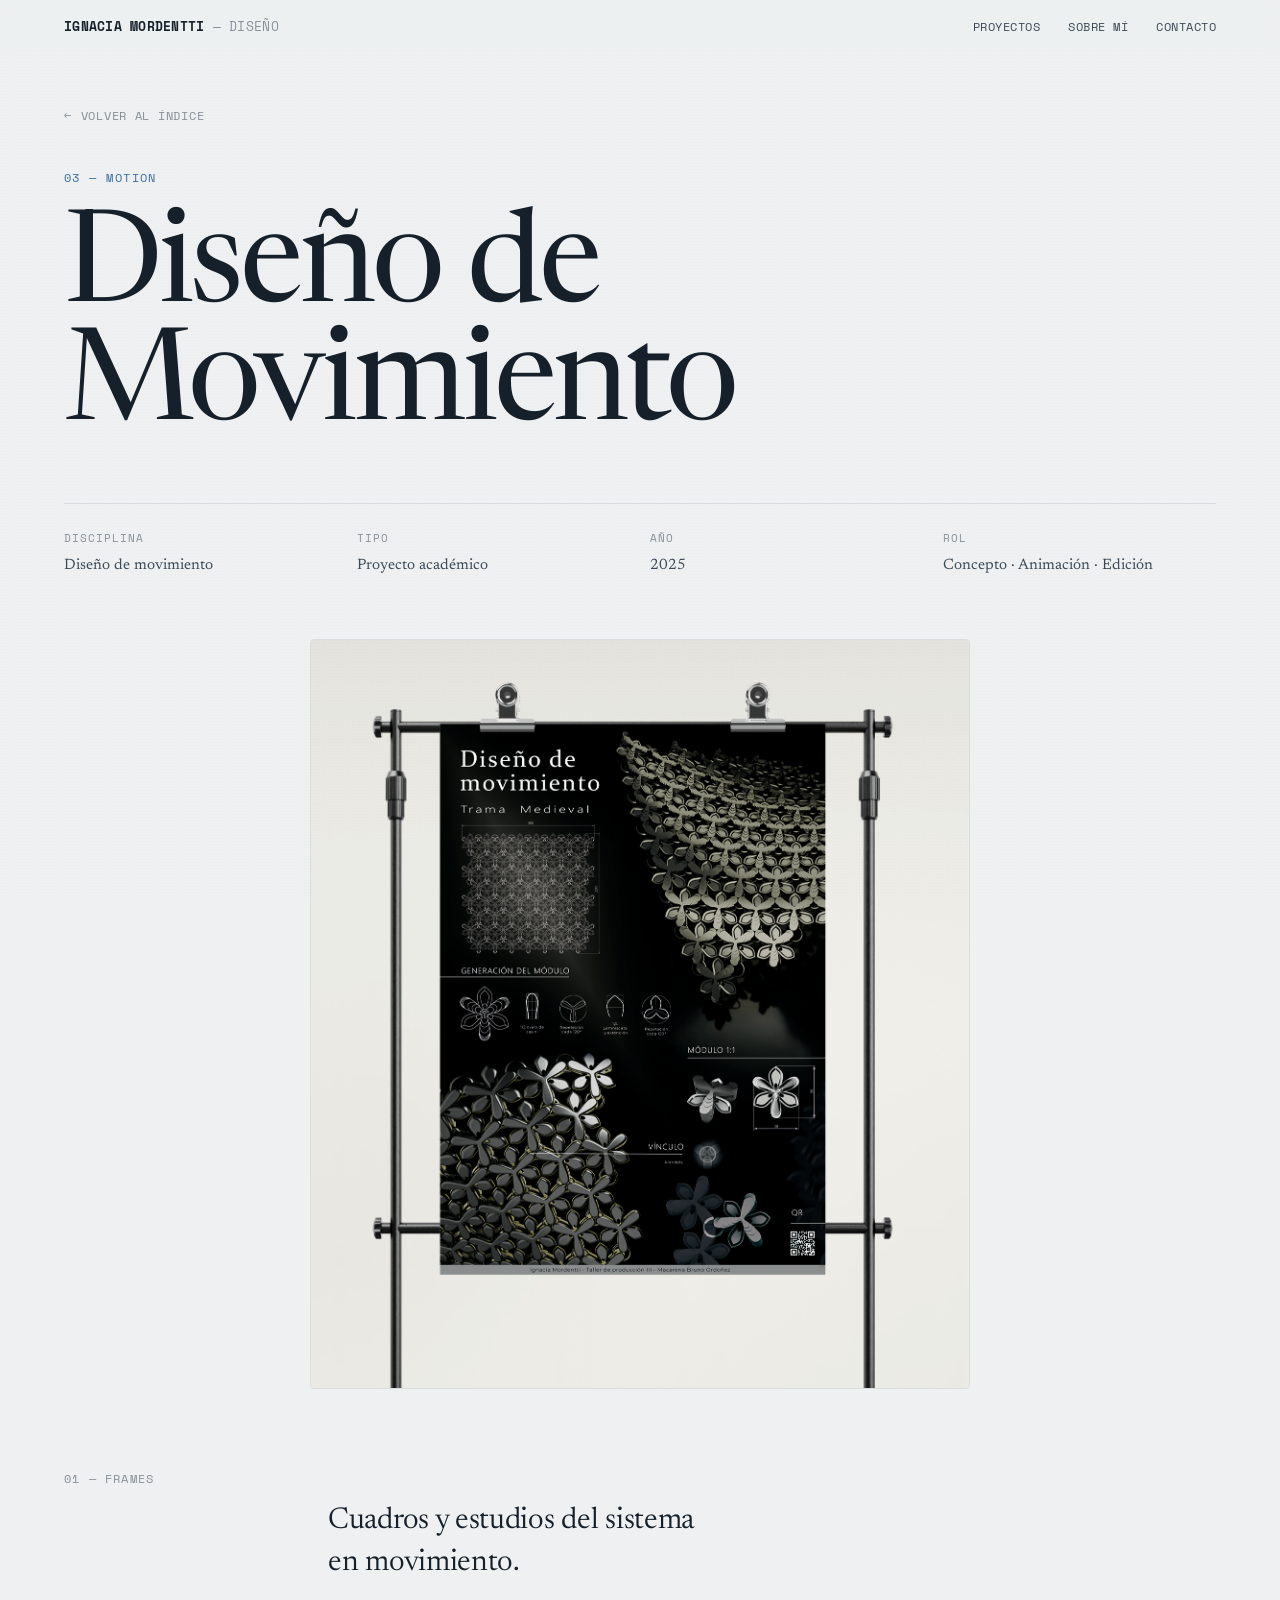
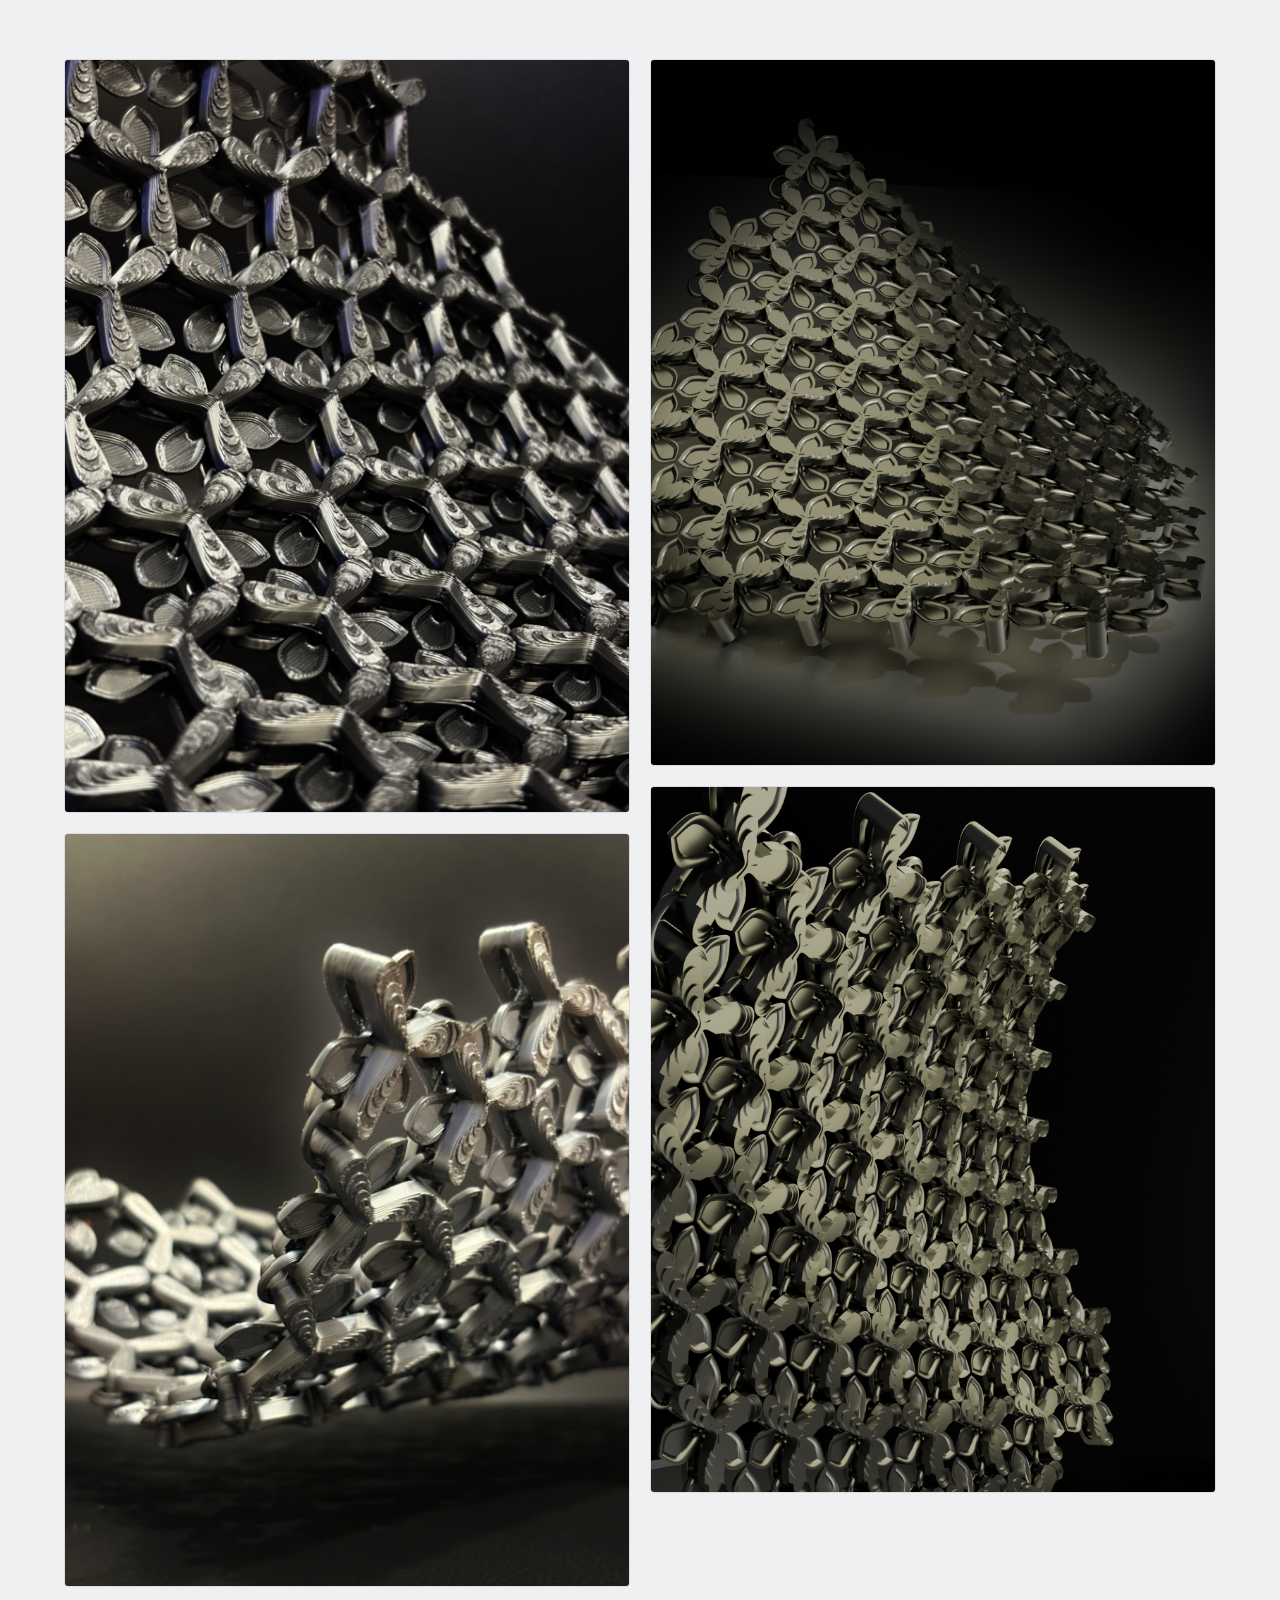
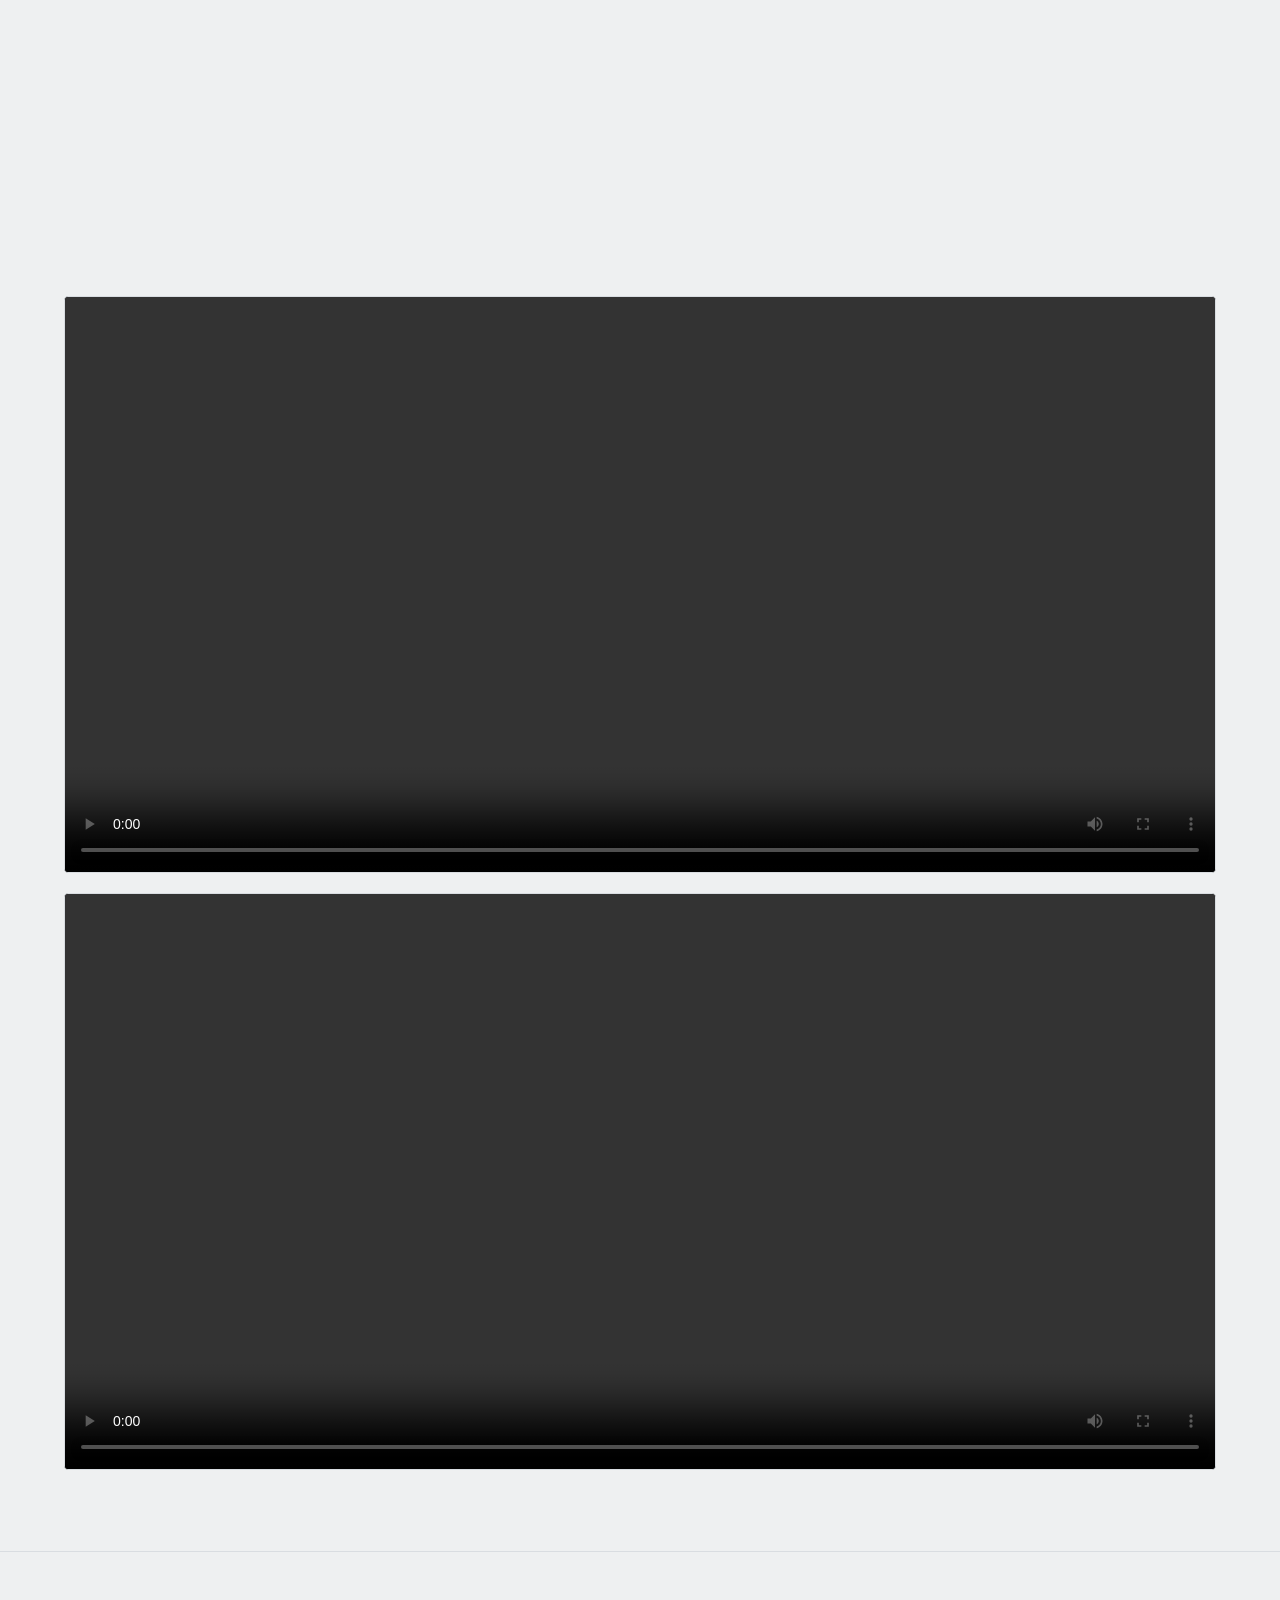
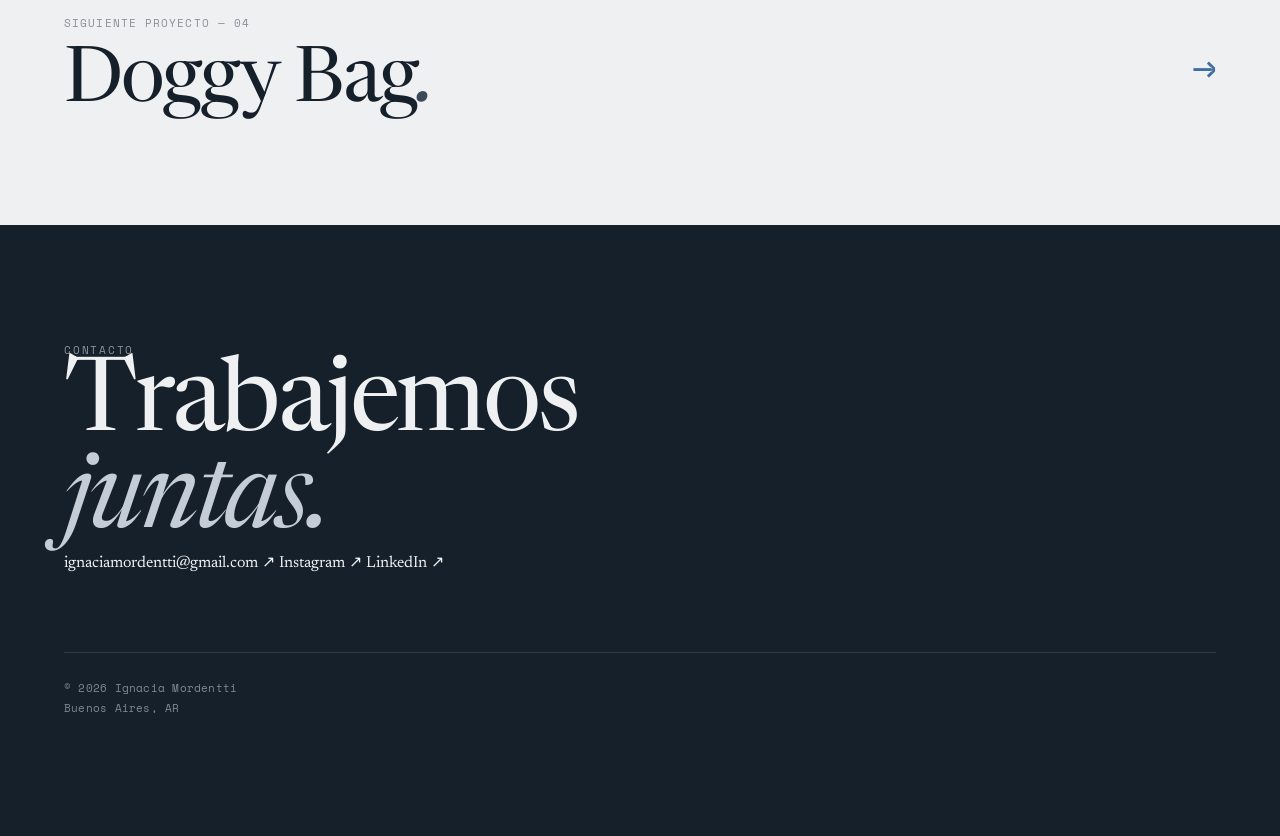
<file: proyectos/diseno-de-movimiento.html>
<!DOCTYPE html>
<html lang="es">
<head>
<meta charset="UTF-8">
<meta name="viewport" content="width=device-width, initial-scale=1.0">
<title>Diseño de Movimiento — Ignacia Mordentti</title>
<meta name="description" content="Diseño de Movimiento · Motion. Proyecto de Ignacia Mordentti.">
<link rel="preconnect" href="https://fonts.googleapis.com">
<link rel="preconnect" href="https://fonts.gstatic.com" crossorigin>
<link href="https://fonts.googleapis.com/css2?family=Newsreader:ital,opsz,wght@0,6..72,300;0,6..72,400;0,6..72,500;1,6..72,300;1,6..72,400&family=Space+Mono:wght@400;700&display=swap" rel="stylesheet">
<style>
/* ============================================================
   Ignacia Mordentti — Portfolio
   Sistema editorial · serif Newsreader + mono · paleta cálida
   ============================================================ */

:root{
  --serif:"Newsreader", Georgia, "Times New Roman", serif;
  --mono:"Space Mono", ui-monospace, "SFMono-Regular", Menlo, monospace;

  --maxw:1280px;
  --gutter:clamp(20px, 5vw, 80px);
  --ease:cubic-bezier(.22,.61,.36,1);
}

/* ============================================================
   PALETAS — intercambiables vía [data-palette] (panel de Tweaks)
   Cada tema redefine los mismos tokens; el sistema editorial
   (serif Newsreader + mono + líneas finas) no cambia.
   ============================================================ */

/* 1 · Terracota / arcilla — cálida, artesanal */
html[data-palette="terracota"]{
  --paper:#f3efe7;        /* hueso cálido */
  --paper-2:#ece5d9;      /* alterno sutil */
  --ink:#2a2019;          /* espresso profundo */
  --ink-soft:#5a4a3f;     /* texto secundario */
  --muted:#9b8d7f;        /* labels, meta */
  --line:#e2dacd;         /* líneas finas */
  --line-strong:#c8bba8;
  --accent:#c0512e;       /* terracota — presente pero elegante */
  --accent-ink:#3a1d12;
  --contact-muted:#a89a8a;
  --contact-em:#d8cdbd;
  --contact-faint:#8a7d6e;
  --grain:27,26,23;       /* tinte del grano de papel (rgb) */
}

/* 2 · Azul tinta editorial — fresca, sofisticada (POR DEFECTO) */
:root,
html[data-palette="azul"]{
  --paper:#eef0f1;        /* papel frío */
  --paper-2:#e2e6e9;
  --ink:#16202b;          /* navy tinta profunda */
  --ink-soft:#3c4a57;
  --muted:#889099;
  --line:#d9dde1;
  --line-strong:#b8c0c7;
  --accent:#3f6ea3;       /* azul tinta */
  --accent-ink:#0f2436;
  --contact-muted:#9aa6b2;
  --contact-em:#c4cdd5;
  --contact-faint:#7c8893;
  --grain:18,28,40;
}

/* 3 · Borgoña / vino — cálida, sofisticada */
html[data-palette="borgona"]{
  --paper:#f4eeec;        /* hueso rosado */
  --paper-2:#ebe2df;
  --ink:#2a1c20;          /* vino-negro profundo */
  --ink-soft:#574048;
  --muted:#9b8a8d;
  --line:#e3d8d6;
  --line-strong:#cbb9b8;
  --accent:#9c3b4f;       /* granate */
  --accent-ink:#3a1019;
  --contact-muted:#ad9a9d;
  --contact-em:#d6c8ca;
  --contact-faint:#8c7a7d;
  --grain:38,22,26;
}

*{box-sizing:border-box;}
html{-webkit-text-size-adjust:100%;}
body{
  margin:0;
  background:var(--paper);
  color:var(--ink);
  font-family:var(--serif);
  font-optical-sizing:auto;
  -webkit-font-smoothing:antialiased;
  text-rendering:optimizeLegibility;
  transition:background .5s var(--ease), color .5s var(--ease);
}
::selection{background:var(--accent);color:var(--paper);}
a{color:inherit;text-decoration:none;}
img{max-width:100%;display:block;}

/* film grain / paper texture, extremely subtle */
body::before{
  content:"";position:fixed;inset:0;pointer-events:none;z-index:1;opacity:.5;
  background-image:radial-gradient(rgba(var(--grain),.03) 1px, transparent 1px);
  background-size:3px 3px;mix-blend-mode:multiply;
}

/* ---------- layout helpers ---------- */
.wrap{max-width:var(--maxw);margin:0 auto;padding-inline:var(--gutter);}
.row{display:flex;}
.col{display:flex;flex-direction:column;}

/* ---------- typography ---------- */
.mono{font-family:var(--mono);}
.eyebrow{
  font-family:var(--mono);font-size:11px;letter-spacing:.16em;text-transform:uppercase;
  color:var(--muted);font-weight:400;
}
h1,h2,h3{font-weight:400;margin:0;letter-spacing:-.018em;line-height:1;}
.display{
  font-family:var(--serif);font-weight:380;
  font-size:clamp(56px, 11vw, 168px);line-height:.92;letter-spacing:-.03em;
}
.display em{font-style:italic;font-weight:340;color:var(--ink-soft);}
.lede{
  font-size:clamp(17px,2vw,21px);line-height:1.55;color:var(--ink-soft);
  max-width:34ch;font-weight:380;
}

/* ---------- top nav ---------- */
.nav{
  position:sticky;top:0;z-index:30;
  backdrop-filter:saturate(1.1) blur(6px);
  background:color-mix(in oklab, var(--paper) 78%, transparent);
  border-bottom:1px solid transparent;transition:border-color .3s, background .3s;
}
.nav.scrolled{border-color:var(--line);}
.nav-inner{
  max-width:var(--maxw);margin:0 auto;padding:16px var(--gutter);
  display:flex;align-items:baseline;justify-content:space-between;gap:24px;
}
.nav .brand{font-family:var(--mono);font-size:13px;letter-spacing:.02em;text-transform:uppercase;font-weight:700;}
.nav .brand span{color:var(--muted);font-weight:400;}
.nav .links{display:flex;gap:28px;font-family:var(--mono);font-size:12px;letter-spacing:.04em;text-transform:uppercase;}
.nav .links a{position:relative;color:var(--ink-soft);transition:color .2s;}
.nav .links a::after{
  content:"";position:absolute;left:0;right:100%;bottom:-4px;height:1px;background:var(--ink);
  transition:right .3s var(--ease);
}
.nav .links a:hover{color:var(--ink);}
.nav .links a:hover::after{right:0;}
@media(max-width:680px){ .nav .links{gap:16px;} .nav .links .hide-sm{display:none;} }

/* ---------- hero ---------- */
.hero{padding:clamp(56px,11vh,140px) 0 clamp(48px,9vh,110px);position:relative;z-index:2;}
.hero .display{margin:0;}
.hero-foot{
  display:flex;flex-wrap:wrap;gap:32px 60px;align-items:flex-end;justify-content:space-between;
  margin-top:clamp(40px,8vh,80px);
}
.hero-side{display:flex;flex-direction:column;align-items:flex-end;gap:clamp(14px,2.4vh,22px);margin-left:auto;}
.tags{display:flex;flex-wrap:wrap;gap:8px;justify-content:flex-end;}
.tag{
  font-family:var(--mono);font-size:11px;letter-spacing:.06em;text-transform:uppercase;
  border:1px solid var(--line-strong);border-radius:100px;padding:6px 13px;color:var(--ink-soft);
}
.scrollcue{font-family:var(--mono);font-size:11px;letter-spacing:.1em;text-transform:uppercase;color:var(--muted);display:flex;align-items:center;gap:10px;}
.scrollcue .ln{width:42px;height:1px;background:var(--line-strong);position:relative;overflow:hidden;}
.scrollcue .ln::after{content:"";position:absolute;inset:0;background:var(--ink);transform:translateX(-100%);animation:cue 2.4s var(--ease) infinite;}
@keyframes cue{0%{transform:translateX(-100%);}50%{transform:translateX(0);}100%{transform:translateX(100%);}}

/* ---------- section header ---------- */
.sec-head{
  display:flex;align-items:baseline;justify-content:space-between;gap:24px;
  padding-top:clamp(40px,8vh,90px);padding-bottom:24px;border-top:1px solid var(--line);
}
.sec-head .t{font-size:clamp(13px,1.4vw,15px);font-family:var(--mono);letter-spacing:.1em;text-transform:uppercase;color:var(--ink);}
.sec-head .n{font-family:var(--mono);font-size:12px;color:var(--muted);}

/* ---------- project index ---------- */
.projects{position:relative;z-index:2;}
#projList{display:flex;flex-direction:column;gap:clamp(18px,2.4vw,30px);}
.p-row{
  display:grid;grid-template-columns:var(--c1,72px) 1fr auto var(--c4,180px);
  align-items:center;gap:clamp(16px,3vw,40px);
  padding:clamp(20px,2.6vw,34px) clamp(22px,2.8vw,40px);
  border:1px solid var(--line);border-radius:14px;
  position:relative;overflow:hidden;
  /* campo de color difuso de todo el rectángulo, derivado de la paleta del proyecto */
  background:
    radial-gradient(135% 150% at 97% 45%, color-mix(in oklab, var(--g1,var(--paper-2)) 42%, transparent) 0%, transparent 58%),
    radial-gradient(85% 120% at 72% 8%, color-mix(in oklab, var(--g2,var(--paper-2)) 26%, transparent) 0%, transparent 60%),
    radial-gradient(80% 135% at 26% 92%, color-mix(in oklab, var(--g3,var(--g1,var(--paper-2))) 18%, transparent) 0%, transparent 64%),
    var(--paper-2);
  transition:transform .45s var(--ease), box-shadow .45s var(--ease), border-color .45s var(--ease);
}
.p-row .p-num{font-family:var(--mono);font-size:13px;color:var(--muted);transition:color .3s;}
.p-row .p-name{
  font-size:clamp(30px,5.2vw,58px);line-height:.98;letter-spacing:-.022em;
  transition:transform .45s var(--ease);
}
.p-row .p-name em{font-style:italic;color:var(--ink-soft);}
.p-row .p-cat{font-family:var(--mono);font-size:11px;letter-spacing:.1em;text-transform:uppercase;color:var(--muted);white-space:nowrap;}
.p-row .p-thumb{
  width:clamp(118px,14vw,156px);height:clamp(134px,16vw,176px);
  position:relative;justify-self:end;
  transition:transform .5s var(--ease);
  transform-origin:right center;
}
/* halo de color difuso, derivado de la paleta de cada proyecto */
.p-row .p-thumb::before{
  content:"";position:absolute;z-index:0;inset:-22% -14% -22% -10%;
  background:
    radial-gradient(58% 58% at 30% 24%, var(--g1,#9aa) 0%, transparent 72%),
    radial-gradient(60% 60% at 78% 80%, var(--g2,#bcc) 0%, transparent 72%);
  filter:blur(20px);opacity:.45;border-radius:36px;
  transition:opacity .55s var(--ease), transform .55s var(--ease);
}
.p-row .p-fig{
  position:relative;z-index:1;width:100%;height:100%;overflow:hidden;
  border-radius:4px;border:1px solid var(--line);background:var(--paper-2);
  transition:transform .5s var(--ease), box-shadow .5s var(--ease);
}
.p-row .p-fig img{width:100%;height:100%;object-fit:cover;transition:transform .7s var(--ease);}
.p-row .p-arrow{
  position:absolute;right:0;top:50%;translate:0 -50%;opacity:0;
  font-family:var(--mono);font-size:13px;color:var(--accent);
  transition:opacity .35s, translate .45s var(--ease);pointer-events:none;
}

/* hover state */
@media(hover:hover){
  .p-row:hover{transform:translateY(-4px);border-color:var(--line-strong);box-shadow:0 22px 48px -26px rgba(27,26,23,.5);}
  .p-row:hover .p-name{transform:translateX(6px);}
  .p-row:hover .p-num{color:var(--accent);}
  .p-row:hover .p-thumb{transform:scale(1.04);}
  .p-row:hover .p-thumb::before{opacity:.92;transform:scale(1.12);}
  .p-row:hover .p-fig{box-shadow:0 18px 40px -18px rgba(27,26,23,.45);}
  .p-row:hover .p-fig img{transform:scale(1.08);}
}
@media(max-width:720px){
  .p-row{grid-template-columns:40px 1fr;grid-auto-rows:auto;row-gap:16px;}
  .p-row .p-cat{grid-column:2;justify-self:start;}
  .p-row .p-thumb{grid-column:1/3;width:100%;height:auto;aspect-ratio:4/3;justify-self:stretch;}
  .p-row .p-num{align-self:start;}
}

/* ---------- real media: detail page ---------- */
.d-cover-panel{display:flex;justify-content:center;}
.d-cover-panel img,.d-cover-panel video{
  width:100%;max-width:660px;height:auto;display:block;
  border-radius:4px;border:1px solid var(--line);background:var(--paper-2);
}
.masonry{columns:2;column-gap:clamp(10px,1.6vw,20px);}
.masonry > *{break-inside:avoid;margin:0 0 clamp(10px,1.6vw,20px);}
.masonry img,.masonry video{
  width:100%;height:auto;display:block;border-radius:4px;border:1px solid var(--line);background:var(--paper-2);
}
@media(max-width:680px){ .masonry{columns:1;} }
.d-media{margin-top:clamp(10px,1.6vw,20px);}
.d-media img,.d-media video{
  width:100%;height:auto;display:block;border-radius:4px;border:1px solid var(--line);background:#000;
}
.d-video{width:100%;height:auto;display:block;border-radius:4px;border:1px solid var(--line);background:#000;}
.d-note{
  font-family:var(--mono);font-size:11.5px;letter-spacing:.04em;color:var(--muted);
  border:1px dashed var(--line-strong);border-radius:4px;padding:14px 16px;line-height:1.6;
}

/* ---------- placeholder image ---------- */
.ph{
  position:relative;background:var(--paper-2);
  background-image:
    repeating-linear-gradient(135deg, transparent, transparent 9px, rgba(27,26,23,.035) 9px, rgba(27,26,23,.035) 10px);
  display:flex;align-items:center;justify-content:center;text-align:center;color:var(--muted);
}
.ph .ph-l{font-family:var(--mono);font-size:10.5px;letter-spacing:.1em;text-transform:uppercase;
  background:color-mix(in oklab,var(--paper) 70%, transparent);padding:4px 9px;border-radius:2px;}
.ph.video::after{
  content:"►";position:absolute;width:54px;height:54px;border-radius:50%;
  border:1px solid var(--line-strong);display:flex;align-items:center;justify-content:center;
  color:var(--ink);font-size:15px;padding-left:3px;background:color-mix(in oklab,var(--paper) 60%, transparent);
}

/* ---------- about ---------- */
.about{position:relative;z-index:2;}
.about-grid{display:grid;grid-template-columns:1.1fr .9fr;gap:clamp(30px,6vw,80px);align-items:start;padding-bottom:clamp(50px,9vh,110px);}
.about-portrait{aspect-ratio:4/5;border-radius:4px;border:1px solid var(--line);overflow:hidden;}
.about-copy p{font-size:clamp(19px,2.3vw,26px);line-height:1.42;font-weight:380;margin:0 0 1.1em;letter-spacing:-.01em;text-wrap:pretty;}
.about-copy p:first-child{font-size:clamp(22px,2.8vw,32px);}
.about-copy em{font-style:italic;color:var(--ink-soft);}
.about-meta{display:grid;grid-template-columns:1fr 1fr;gap:24px 16px;margin-top:clamp(28px,5vh,48px);padding-top:28px;border-top:1px solid var(--line);}
.about-meta .k{font-family:var(--mono);font-size:10.5px;letter-spacing:.1em;text-transform:uppercase;color:var(--muted);margin-bottom:8px;}
.about-meta .v{font-size:16px;line-height:1.5;color:var(--ink-soft);}
@media(max-width:780px){ .about-grid{grid-template-columns:1fr;} .about-portrait{max-width:340px;} }

/* ---------- contact / footer ---------- */
.contact{background:var(--ink);color:var(--paper);position:relative;z-index:2;margin-top:clamp(20px,5vh,40px);}
.contact .wrap{padding-block:clamp(70px,13vh,140px);}
.contact-head{max-width:42ch;}
.contact h2{font-size:clamp(44px,8vw,108px);line-height:.95;letter-spacing:-.03em;margin:0;}
.contact h2 em{font-style:italic;color:var(--contact-em);}
.contact-sub{font-size:clamp(17px,2vw,21px);color:var(--contact-muted);margin:clamp(16px,3vh,26px) 0 0;font-weight:380;line-height:1.5;}

.contact-grid{
  display:grid;grid-template-columns:0.92fr 1.08fr;gap:clamp(40px,7vw,96px);
  margin-top:clamp(48px,9vh,88px);align-items:start;
}
@media(max-width:820px){ .contact-grid{grid-template-columns:1fr;gap:52px;} }

.ct-label{font-family:var(--mono);font-size:11px;letter-spacing:.14em;text-transform:uppercase;color:var(--contact-muted);display:block;margin-bottom:clamp(22px,3.5vh,32px);}

.ct-list{list-style:none;margin:0;padding:0;display:flex;flex-direction:column;gap:clamp(18px,2.6vh,26px);}
.ct-list a{display:flex;gap:14px;align-items:flex-start;color:var(--paper);width:fit-content;}
.ct-ico{flex:0 0 auto;width:19px;height:19px;margin-top:3px;color:var(--contact-muted);transition:color .25s;}
.ct-ico svg{width:100%;height:100%;display:block;}
.ct-tx{display:flex;flex-direction:column;gap:4px;}
.ct-k{font-family:var(--mono);font-size:10px;letter-spacing:.12em;text-transform:uppercase;color:var(--contact-faint);}
.ct-v{font-size:17px;letter-spacing:.01em;position:relative;width:fit-content;}
.ct-v::after{content:"";position:absolute;left:0;right:100%;bottom:-3px;height:1px;background:var(--paper);transition:right .35s var(--ease);}
.ct-list a:hover .ct-v::after{right:0;}
.ct-list a:hover .ct-ico{color:var(--contact-em);}

.ct-meta{margin-top:clamp(30px,5vh,42px);padding-top:26px;border-top:1px solid color-mix(in oklab,var(--paper) 15%, transparent);display:flex;flex-direction:column;gap:14px;}
.ct-meta div{display:flex;gap:14px;align-items:baseline;font-size:15px;color:var(--contact-em);}
.ct-meta .mk{font-family:var(--mono);font-size:10px;letter-spacing:.1em;text-transform:uppercase;color:var(--contact-faint);min-width:78px;flex:0 0 auto;}

.contact-form{display:flex;flex-direction:column;gap:clamp(16px,2.3vh,22px);}
.field{display:flex;flex-direction:column;gap:9px;}
.field label{font-family:var(--mono);font-size:11px;letter-spacing:.08em;text-transform:uppercase;color:var(--contact-muted);}
.field input,.field textarea{
  font-family:var(--serif);font-size:16px;color:var(--paper);
  background:color-mix(in oklab,var(--paper) 6%, transparent);
  border:1px solid color-mix(in oklab,var(--paper) 18%, transparent);
  border-radius:9px;padding:14px 15px;width:100%;
  transition:border-color .25s var(--ease), background .25s var(--ease);
}
.field textarea{min-height:128px;line-height:1.5;resize:vertical;}
.field input::placeholder,.field textarea::placeholder{color:var(--contact-faint);}
.field input:focus,.field textarea:focus{outline:none;border-color:var(--accent);background:color-mix(in oklab,var(--paper) 9%, transparent);}
.contact-form button{
  font-family:var(--mono);font-size:13px;letter-spacing:.08em;text-transform:uppercase;
  background:var(--accent);color:#fff;border:none;border-radius:9px;padding:17px 22px;cursor:pointer;
  transition:filter .25s var(--ease), transform .15s var(--ease);margin-top:6px;
}
.contact-form button:hover{filter:brightness(1.1);}
.contact-form button:active{transform:translateY(1px);}
.form-note{font-family:var(--mono);font-size:11px;letter-spacing:.02em;color:var(--contact-faint);margin:2px 0 0;line-height:1.6;}

.colophon{font-family:var(--mono);font-size:11px;color:var(--contact-faint);line-height:1.8;letter-spacing:.02em;margin-top:clamp(48px,9vh,86px);padding-top:26px;border-top:1px solid color-mix(in oklab,var(--paper) 12%, transparent);}

/* ---------- reveal on load / scroll ---------- */
.reveal{opacity:0;transform:translateY(18px);transition:opacity 1s var(--ease), transform 1s var(--ease);}
.reveal.in{opacity:1;transform:none;}
@media(prefers-reduced-motion:reduce){
  .reveal{opacity:1 !important;transform:none !important;}
  .scrollcue .ln::after{animation:none;}
}

/* stagger helper */
.stagger > *{opacity:0;transform:translateY(14px);}
.stagger.in > *{opacity:1;transform:none;transition:opacity .9s var(--ease), transform .9s var(--ease);}
.stagger.in > *:nth-child(2){transition-delay:.06s;}
.stagger.in > *:nth-child(3){transition-delay:.12s;}
.stagger.in > *:nth-child(4){transition-delay:.18s;}
.stagger.in > *:nth-child(5){transition-delay:.24s;}
.stagger.in > *:nth-child(6){transition-delay:.30s;}
.stagger.in > *:nth-child(7){transition-delay:.36s;}
.stagger.in > *:nth-child(8){transition-delay:.42s;}
.stagger.in > *:nth-child(9){transition-delay:.48s;}
@media(prefers-reduced-motion:reduce){ .stagger > *{opacity:1 !important;transform:none !important;} }

/* ============================================================
   DETAIL PAGE
   ============================================================ */
.d-back{padding-top:clamp(30px,6vh,56px);}
.d-back a{font-family:var(--mono);font-size:12px;letter-spacing:.06em;text-transform:uppercase;color:var(--muted);display:inline-flex;gap:9px;align-items:center;transition:color .2s;}
.d-back a .ar{transition:transform .3s var(--ease);}
.d-back a:hover{color:var(--ink);}
.d-back a:hover .ar{transform:translateX(-4px);}

.d-hero{padding:clamp(28px,5vh,52px) 0 clamp(40px,7vh,72px);}
.d-hero .d-cat{font-family:var(--mono);font-size:12px;letter-spacing:.12em;text-transform:uppercase;color:var(--accent);}
.d-hero h1{font-size:clamp(52px,10vw,140px);line-height:.92;letter-spacing:-.03em;margin:clamp(16px,3vh,28px) 0 0;}
.d-hero h1 em{font-style:italic;color:var(--ink-soft);}
.d-meta{display:grid;grid-template-columns:repeat(4,1fr);gap:20px;margin-top:clamp(36px,6vh,64px);padding-top:26px;border-top:1px solid var(--line);}
.d-meta .k{font-family:var(--mono);font-size:10.5px;letter-spacing:.1em;text-transform:uppercase;color:var(--muted);margin-bottom:9px;}
.d-meta .v{font-size:15px;line-height:1.45;color:var(--ink-soft);}
@media(max-width:680px){ .d-meta{grid-template-columns:1fr 1fr;gap:24px;} }

.d-cover{aspect-ratio:16/9;border-radius:4px;overflow:hidden;border:1px solid var(--line);}

.d-sec{padding:clamp(48px,9vh,110px) 0;}
.d-sec-head{display:grid;grid-template-columns:200px 1fr;gap:clamp(24px,5vw,64px);align-items:start;margin-bottom:clamp(28px,5vh,48px);}
.d-sec-head .lbl{font-family:var(--mono);font-size:12px;letter-spacing:.1em;text-transform:uppercase;color:var(--muted);position:sticky;top:90px;}
.d-sec-head .intro{font-size:clamp(20px,2.6vw,30px);line-height:1.4;font-weight:380;letter-spacing:-.01em;text-wrap:pretty;max-width:30ch;}
.d-sec-head .intro em{font-style:italic;color:var(--ink-soft);}
@media(max-width:680px){ .d-sec-head{grid-template-columns:1fr;gap:16px;} .d-sec-head .lbl{position:static;} }

.d-gallery{display:grid;gap:clamp(10px,1.6vw,20px);}
.g-1{grid-template-columns:1fr;}
.g-2{grid-template-columns:1fr 1fr;}
.g-3{grid-template-columns:repeat(3,1fr);}
.g-21{grid-template-columns:2fr 1fr;}
.d-gallery .ph{border-radius:4px;border:1px solid var(--line);}
.r43{aspect-ratio:4/3;} .r11{aspect-ratio:1/1;} .r169{aspect-ratio:16/9;} .r34{aspect-ratio:3/4;} .r219{aspect-ratio:21/9;}
@media(max-width:680px){ .g-2,.g-3,.g-21{grid-template-columns:1fr;} }

.d-pull{padding:clamp(40px,8vh,90px) 0;border-block:1px solid var(--line);text-align:center;}
.d-pull p{font-size:clamp(26px,4.4vw,52px);line-height:1.16;letter-spacing:-.02em;font-weight:380;max-width:18ch;margin:0 auto;text-wrap:balance;}
.d-pull em{font-style:italic;color:var(--ink-soft);}

/* next project */
.d-next{border-top:1px solid var(--line);}
.d-next a{display:flex;align-items:center;justify-content:space-between;gap:24px;padding:clamp(36px,7vh,72px) 0;transition:padding-left .4s var(--ease);}
.d-next a:hover{padding-left:14px;}
.d-next .k{font-family:var(--mono);font-size:11px;letter-spacing:.1em;text-transform:uppercase;color:var(--muted);}
.d-next .nm{font-size:clamp(34px,6vw,80px);line-height:1;letter-spacing:-.025em;margin-top:14px;}
.d-next .nm em{font-style:italic;color:var(--ink-soft);}
.d-next .ar{font-family:var(--mono);font-size:clamp(22px,4vw,40px);color:var(--accent);transition:transform .4s var(--ease);}
.d-next a:hover .ar{transform:translateX(10px);}

</style>
<noscript><style>.reveal,.stagger>*{opacity:1!important;transform:none!important;}</style></noscript>
<script>try{var p=localStorage.getItem('im-palette');if(p&&['terracota','azul','borgona'].indexOf(p)>=0)document.documentElement.setAttribute('data-palette',p);}catch(e){}</script>
</head>
<body>

<header class="nav" id="nav">
  <div class="nav-inner">
    <a href="../index.html" class="brand">Ignacia&nbsp;Mordentti<span> — Diseño</span></a>
    <nav class="links">
      <a href="../index.html#proyectos">Proyectos</a>
      <a href="../index.html#sobre-mi" class="hide-sm">Sobre mí</a>
      <a href="../index.html#contacto">Contacto</a>
    </nav>
  </div>
</header>

<div class="d-back wrap">
  <a href="../index.html#proyectos"><span class="ar">←</span> Volver al índice</a>
</div>

<section class="d-hero">
  <div class="wrap">
    <span class="d-cat reveal">03 — Motion</span>
    <h1 class="reveal d1">Diseño de Movimiento</h1>
    <div class="d-meta reveal d2">
      <div><div class="k">Disciplina</div><div class="v">Diseño de movimiento</div></div>
      <div><div class="k">Tipo</div><div class="v">Proyecto académico</div></div>
      <div><div class="k">Año</div><div class="v">2025</div></div>
      <div><div class="k">Rol</div><div class="v">Concepto · Animación · Edición</div></div>
    </div>
  </div>
</section>

<div class="wrap">
  <div class="d-cover-panel reveal"><img src="../diseno-de-movimiento/cover.png" alt="Diseño de Movimiento — imagen principal"></div>
</div>

<section class="d-sec">
  <div class="wrap">
    <div class="d-sec-head reveal">
      <span class="lbl">01 — Frames</span>
      <p class="intro">Cuadros y estudios del sistema en movimiento.</p>
    </div>
    <div class="masonry reveal">
        <img src="../diseno-de-movimiento/gallery-01.png" alt="Diseño de Movimiento" loading="lazy">
        <img src="../diseno-de-movimiento/gallery-02.png" alt="Diseño de Movimiento" loading="lazy">
        <img src="../diseno-de-movimiento/gallery-03.png" alt="Diseño de Movimiento" loading="lazy">
        <img src="../diseno-de-movimiento/gallery-04.png" alt="Diseño de Movimiento" loading="lazy">
    </div>
  </div>
</section>
<section class="d-sec">
  <div class="wrap">
    <div class="d-sec-head reveal">
      <span class="lbl">02 — Motion</span>
      <p class="intro">Las secuencias finales en video.</p>
    </div>
    <div class="d-media reveal" style="display:grid;gap:clamp(10px,1.6vw,20px);">
      <video class="d-video" controls preload="metadata" playsinline>
        <source src="../diseno-de-movimiento/video-01.mp4" type="video/mp4">
      </video>
      <video class="d-video" controls preload="metadata" playsinline>
        <source src="../diseno-de-movimiento/video-02.mp4" type="video/mp4">
      </video>
    </div>
  </div>
</section>

<section class="d-next">
  <div class="wrap">
    <a href="doggy-bag.html">
      <span>
        <span class="k">Siguiente proyecto — 04</span>
        <div class="nm">Doggy Bag<em>.</em></div>
      </span>
      <span class="ar">→</span>
    </a>
  </div>
</section>

<section class="contact" id="contacto">
  <div class="wrap">
    <span class="eyebrow reveal">Contacto</span>
    <h2 class="reveal d1">Trabajemos<br><em>juntas.</em></h2>
    <div class="contact-foot">
      <div class="contact-links reveal d2">
        <a href="mailto:ignaciamordentti@gmail.com">ignaciamordentti@gmail.com <span class="ar">↗</span></a>
        <a href="https://www.instagram.com/ignaciaportfolio_/" target="_blank" rel="noopener">Instagram <span class="ar">↗</span></a>
        <a href="https://www.linkedin.com/in/ignacia-mordentti" target="_blank" rel="noopener">LinkedIn <span class="ar">↗</span></a>
      </div>
      <div class="colophon reveal d3">© 2026 Ignacia Mordentti<br>Buenos Aires, AR</div>
    </div>
  </div>
</section>

<script>
  const nav = document.getElementById('nav');
  const onScroll = () => nav.classList.toggle('scrolled', window.scrollY > 12);
  onScroll(); window.addEventListener('scroll', onScroll, {passive:true});
  const io = new IntersectionObserver((entries)=>{
    entries.forEach(e=>{ if(e.isIntersecting){ e.target.classList.add('in'); io.unobserve(e.target); } });
  }, {threshold:.12, rootMargin:'0px 0px -8% 0px'});
  document.querySelectorAll('.reveal').forEach(el=>io.observe(el));
  requestAnimationFrame(()=>document.querySelectorAll('.d-hero .reveal, .d-back a').forEach(el=>el.classList.add('in')));
</script>
</body>
</html>
</file>
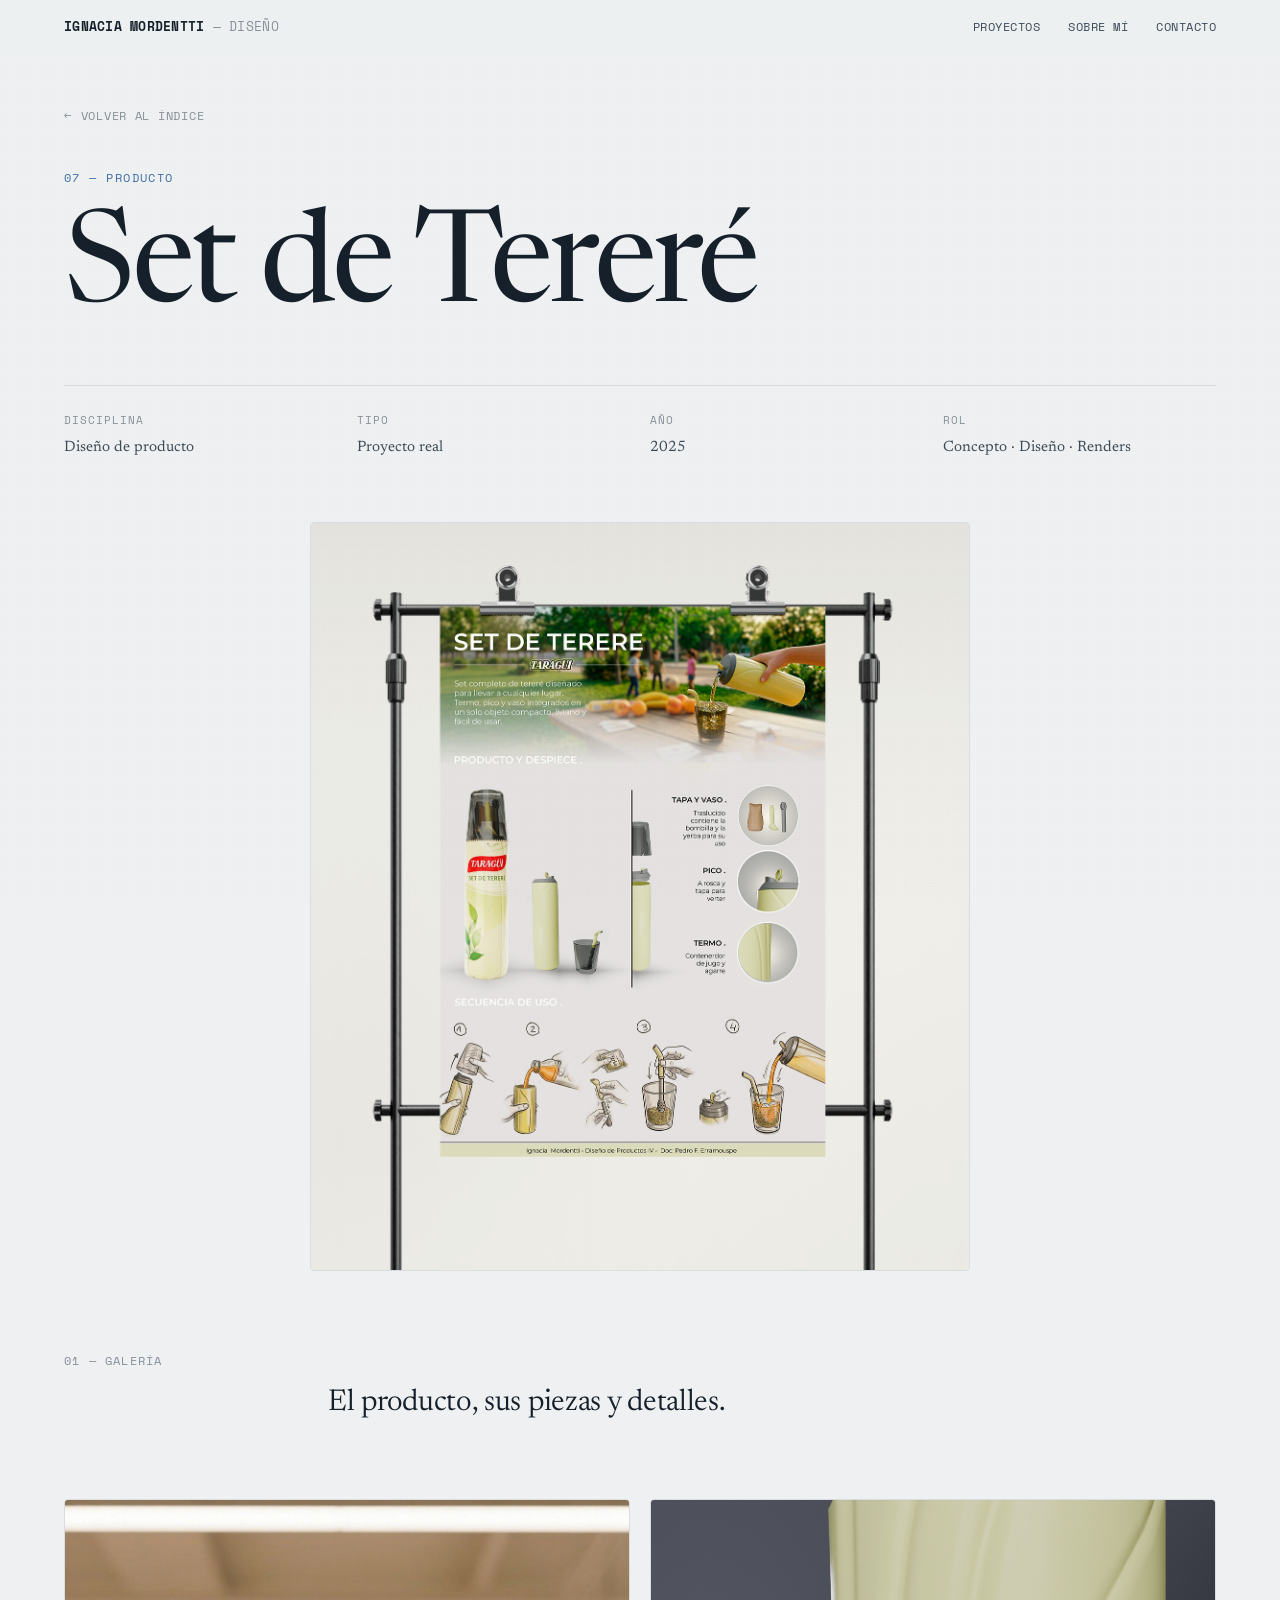
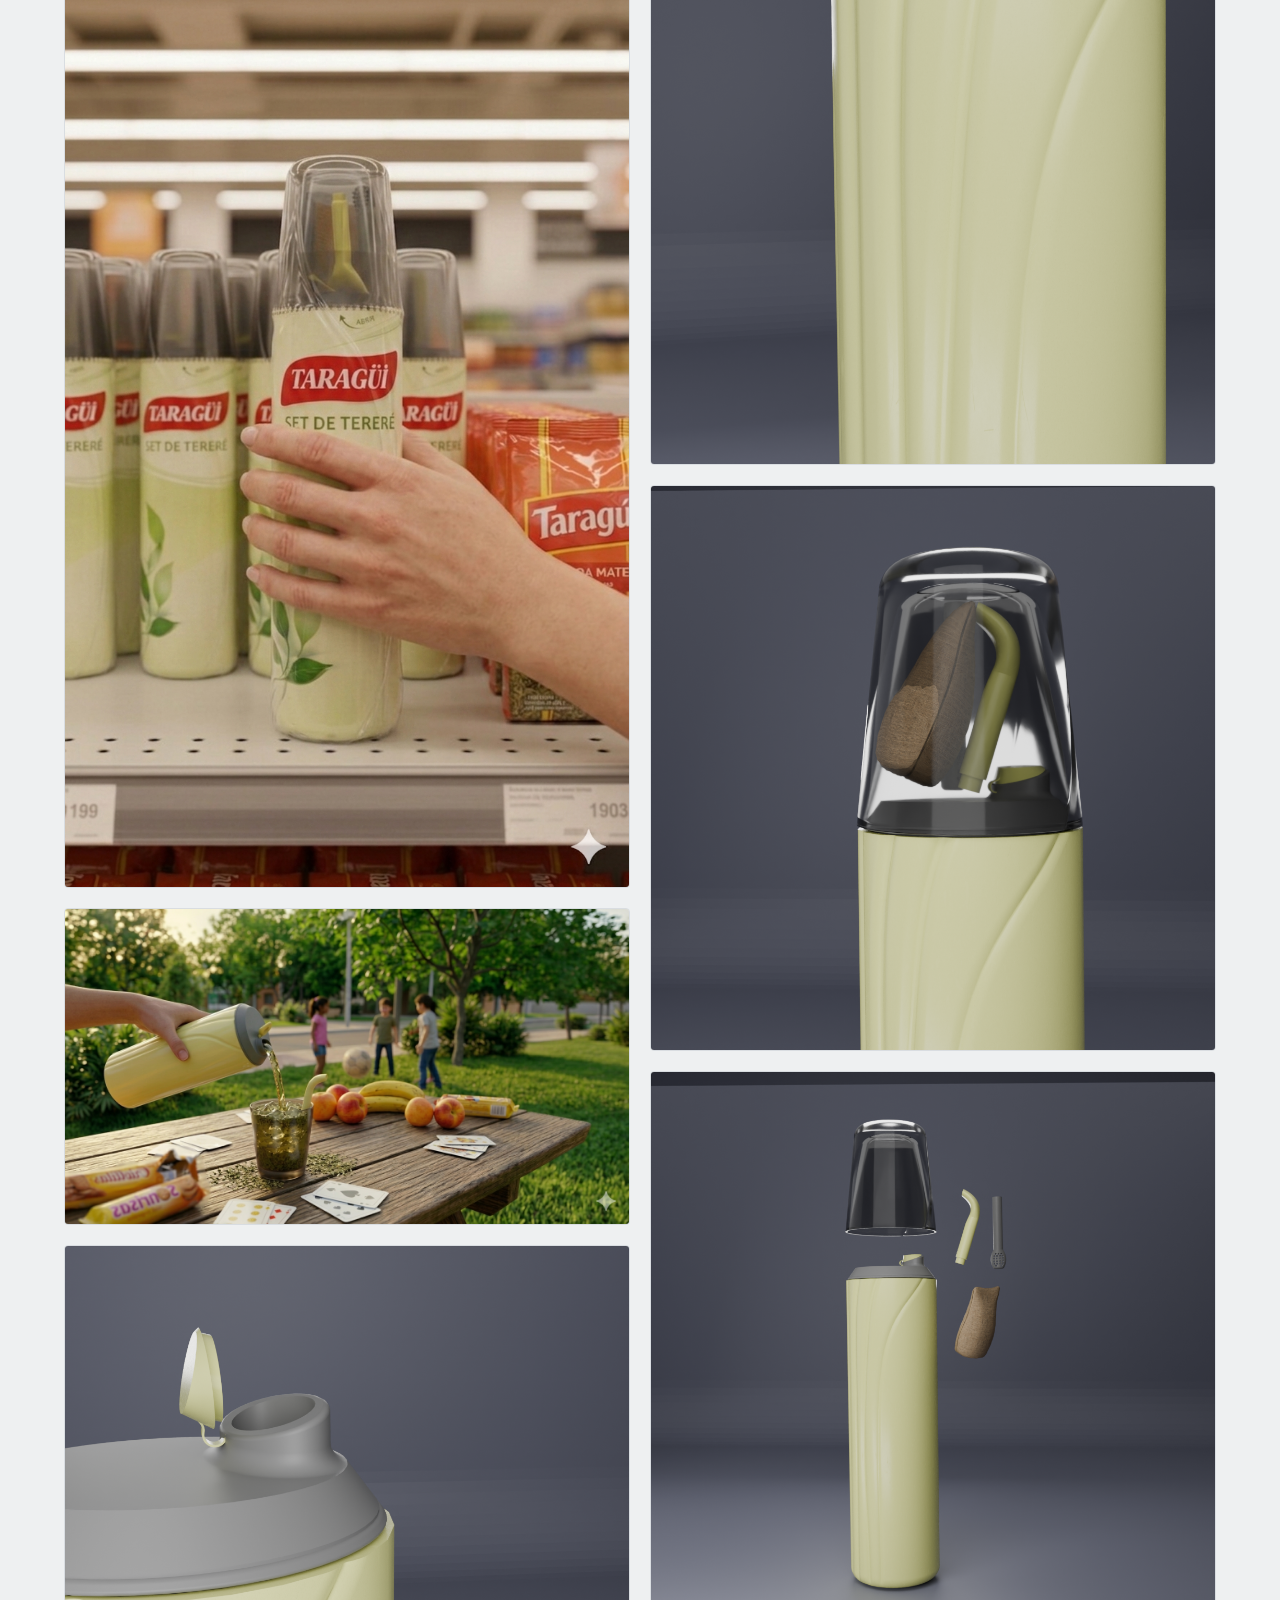
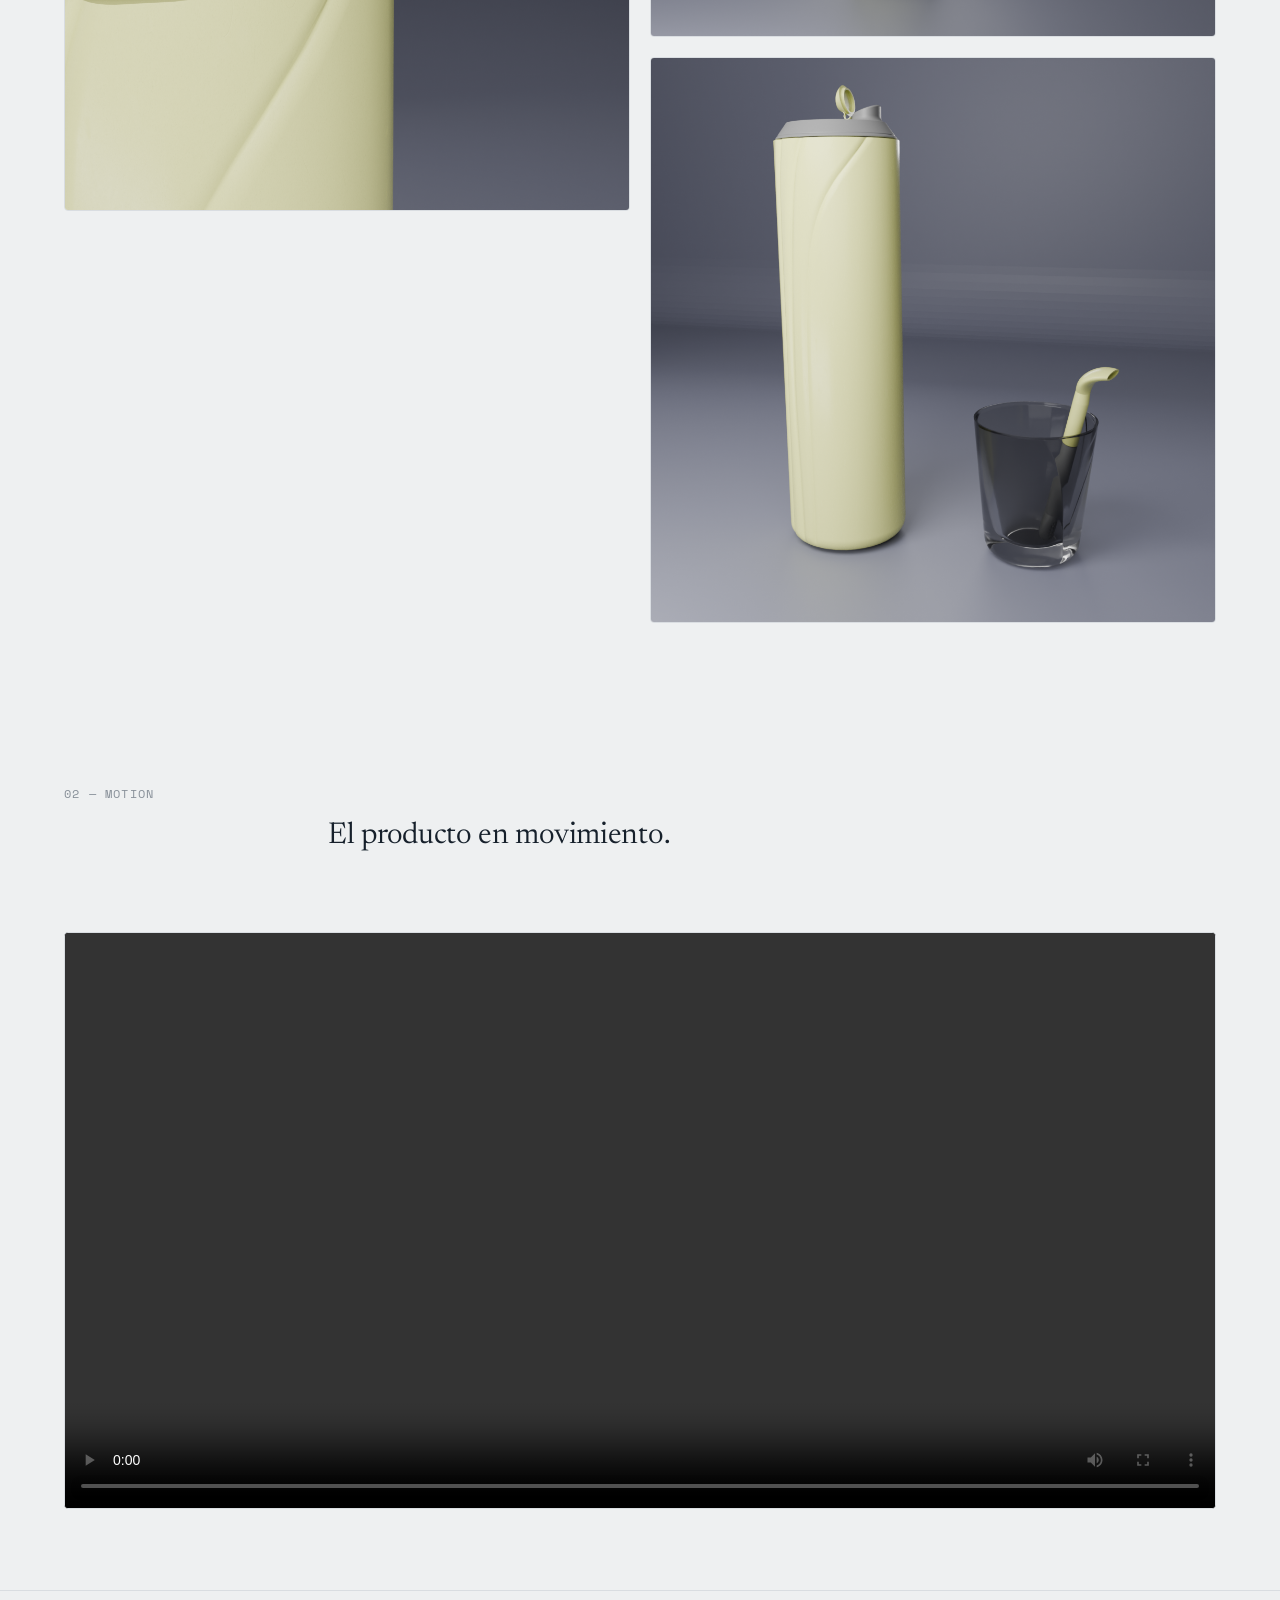
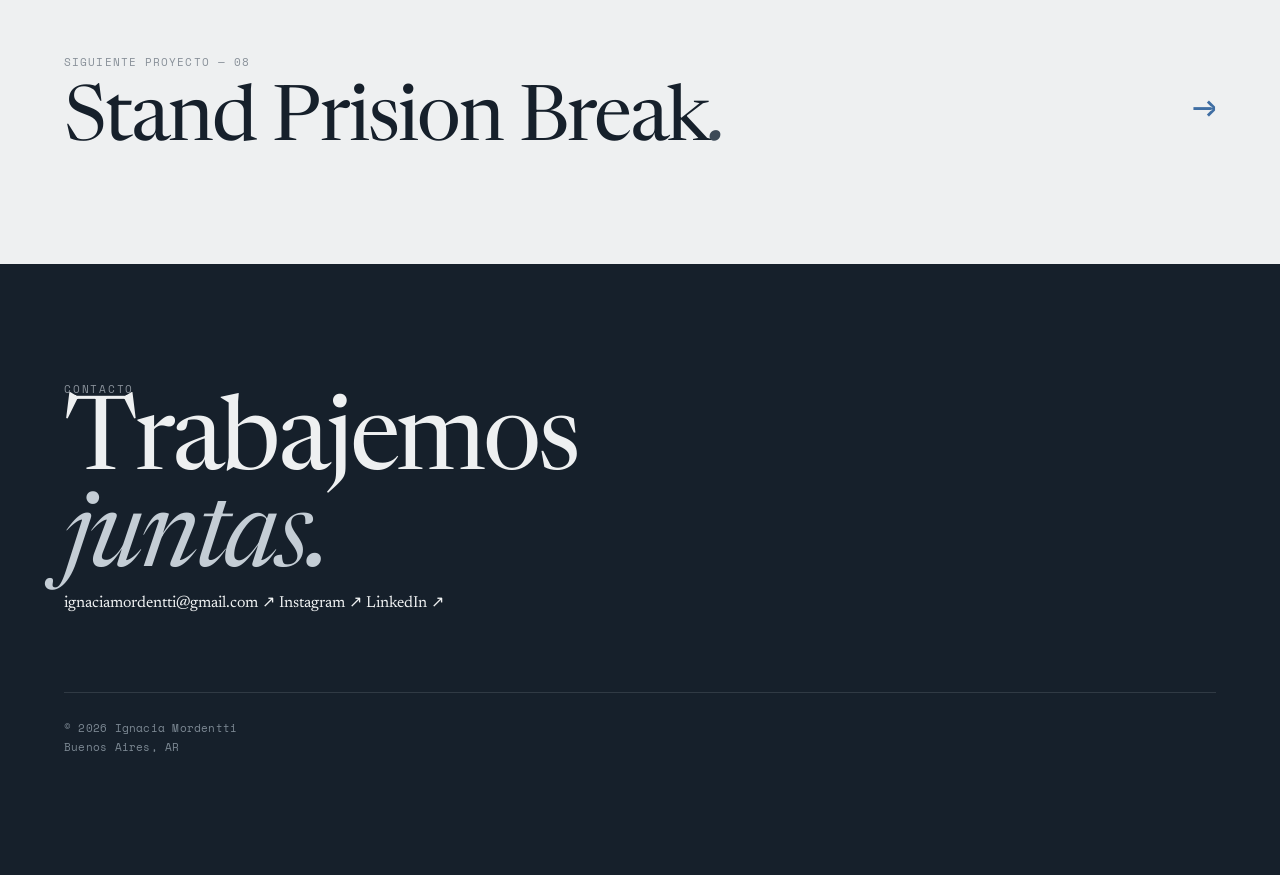
<file: proyectos/set-de-terere.html>
<!DOCTYPE html>
<html lang="es">
<head>
<meta charset="UTF-8">
<meta name="viewport" content="width=device-width, initial-scale=1.0">
<title>Set de Tereré — Ignacia Mordentti</title>
<meta name="description" content="Set de Tereré · Producto. Proyecto de Ignacia Mordentti.">
<link rel="preconnect" href="https://fonts.googleapis.com">
<link rel="preconnect" href="https://fonts.gstatic.com" crossorigin>
<link href="https://fonts.googleapis.com/css2?family=Newsreader:ital,opsz,wght@0,6..72,300;0,6..72,400;0,6..72,500;1,6..72,300;1,6..72,400&family=Space+Mono:wght@400;700&display=swap" rel="stylesheet">
<style>
/* ============================================================
   Ignacia Mordentti — Portfolio
   Sistema editorial · serif Newsreader + mono · paleta cálida
   ============================================================ */

:root{
  --serif:"Newsreader", Georgia, "Times New Roman", serif;
  --mono:"Space Mono", ui-monospace, "SFMono-Regular", Menlo, monospace;

  --maxw:1280px;
  --gutter:clamp(20px, 5vw, 80px);
  --ease:cubic-bezier(.22,.61,.36,1);
}

/* ============================================================
   PALETAS — intercambiables vía [data-palette] (panel de Tweaks)
   Cada tema redefine los mismos tokens; el sistema editorial
   (serif Newsreader + mono + líneas finas) no cambia.
   ============================================================ */

/* 1 · Terracota / arcilla — cálida, artesanal */
html[data-palette="terracota"]{
  --paper:#f3efe7;        /* hueso cálido */
  --paper-2:#ece5d9;      /* alterno sutil */
  --ink:#2a2019;          /* espresso profundo */
  --ink-soft:#5a4a3f;     /* texto secundario */
  --muted:#9b8d7f;        /* labels, meta */
  --line:#e2dacd;         /* líneas finas */
  --line-strong:#c8bba8;
  --accent:#c0512e;       /* terracota — presente pero elegante */
  --accent-ink:#3a1d12;
  --contact-muted:#a89a8a;
  --contact-em:#d8cdbd;
  --contact-faint:#8a7d6e;
  --grain:27,26,23;       /* tinte del grano de papel (rgb) */
}

/* 2 · Azul tinta editorial — fresca, sofisticada (POR DEFECTO) */
:root,
html[data-palette="azul"]{
  --paper:#eef0f1;        /* papel frío */
  --paper-2:#e2e6e9;
  --ink:#16202b;          /* navy tinta profunda */
  --ink-soft:#3c4a57;
  --muted:#889099;
  --line:#d9dde1;
  --line-strong:#b8c0c7;
  --accent:#3f6ea3;       /* azul tinta */
  --accent-ink:#0f2436;
  --contact-muted:#9aa6b2;
  --contact-em:#c4cdd5;
  --contact-faint:#7c8893;
  --grain:18,28,40;
}

/* 3 · Borgoña / vino — cálida, sofisticada */
html[data-palette="borgona"]{
  --paper:#f4eeec;        /* hueso rosado */
  --paper-2:#ebe2df;
  --ink:#2a1c20;          /* vino-negro profundo */
  --ink-soft:#574048;
  --muted:#9b8a8d;
  --line:#e3d8d6;
  --line-strong:#cbb9b8;
  --accent:#9c3b4f;       /* granate */
  --accent-ink:#3a1019;
  --contact-muted:#ad9a9d;
  --contact-em:#d6c8ca;
  --contact-faint:#8c7a7d;
  --grain:38,22,26;
}

*{box-sizing:border-box;}
html{-webkit-text-size-adjust:100%;}
body{
  margin:0;
  background:var(--paper);
  color:var(--ink);
  font-family:var(--serif);
  font-optical-sizing:auto;
  -webkit-font-smoothing:antialiased;
  text-rendering:optimizeLegibility;
  transition:background .5s var(--ease), color .5s var(--ease);
}
::selection{background:var(--accent);color:var(--paper);}
a{color:inherit;text-decoration:none;}
img{max-width:100%;display:block;}

/* film grain / paper texture, extremely subtle */
body::before{
  content:"";position:fixed;inset:0;pointer-events:none;z-index:1;opacity:.5;
  background-image:radial-gradient(rgba(var(--grain),.03) 1px, transparent 1px);
  background-size:3px 3px;mix-blend-mode:multiply;
}

/* ---------- layout helpers ---------- */
.wrap{max-width:var(--maxw);margin:0 auto;padding-inline:var(--gutter);}
.row{display:flex;}
.col{display:flex;flex-direction:column;}

/* ---------- typography ---------- */
.mono{font-family:var(--mono);}
.eyebrow{
  font-family:var(--mono);font-size:11px;letter-spacing:.16em;text-transform:uppercase;
  color:var(--muted);font-weight:400;
}
h1,h2,h3{font-weight:400;margin:0;letter-spacing:-.018em;line-height:1;}
.display{
  font-family:var(--serif);font-weight:380;
  font-size:clamp(56px, 11vw, 168px);line-height:.92;letter-spacing:-.03em;
}
.display em{font-style:italic;font-weight:340;color:var(--ink-soft);}
.lede{
  font-size:clamp(17px,2vw,21px);line-height:1.55;color:var(--ink-soft);
  max-width:34ch;font-weight:380;
}

/* ---------- top nav ---------- */
.nav{
  position:sticky;top:0;z-index:30;
  backdrop-filter:saturate(1.1) blur(6px);
  background:color-mix(in oklab, var(--paper) 78%, transparent);
  border-bottom:1px solid transparent;transition:border-color .3s, background .3s;
}
.nav.scrolled{border-color:var(--line);}
.nav-inner{
  max-width:var(--maxw);margin:0 auto;padding:16px var(--gutter);
  display:flex;align-items:baseline;justify-content:space-between;gap:24px;
}
.nav .brand{font-family:var(--mono);font-size:13px;letter-spacing:.02em;text-transform:uppercase;font-weight:700;}
.nav .brand span{color:var(--muted);font-weight:400;}
.nav .links{display:flex;gap:28px;font-family:var(--mono);font-size:12px;letter-spacing:.04em;text-transform:uppercase;}
.nav .links a{position:relative;color:var(--ink-soft);transition:color .2s;}
.nav .links a::after{
  content:"";position:absolute;left:0;right:100%;bottom:-4px;height:1px;background:var(--ink);
  transition:right .3s var(--ease);
}
.nav .links a:hover{color:var(--ink);}
.nav .links a:hover::after{right:0;}
@media(max-width:680px){ .nav .links{gap:16px;} .nav .links .hide-sm{display:none;} }

/* ---------- hero ---------- */
.hero{padding:clamp(56px,11vh,140px) 0 clamp(48px,9vh,110px);position:relative;z-index:2;}
.hero .display{margin:0;}
.hero-foot{
  display:flex;flex-wrap:wrap;gap:32px 60px;align-items:flex-end;justify-content:space-between;
  margin-top:clamp(40px,8vh,80px);
}
.hero-side{display:flex;flex-direction:column;align-items:flex-end;gap:clamp(14px,2.4vh,22px);margin-left:auto;}
.tags{display:flex;flex-wrap:wrap;gap:8px;justify-content:flex-end;}
.tag{
  font-family:var(--mono);font-size:11px;letter-spacing:.06em;text-transform:uppercase;
  border:1px solid var(--line-strong);border-radius:100px;padding:6px 13px;color:var(--ink-soft);
}
.scrollcue{font-family:var(--mono);font-size:11px;letter-spacing:.1em;text-transform:uppercase;color:var(--muted);display:flex;align-items:center;gap:10px;}
.scrollcue .ln{width:42px;height:1px;background:var(--line-strong);position:relative;overflow:hidden;}
.scrollcue .ln::after{content:"";position:absolute;inset:0;background:var(--ink);transform:translateX(-100%);animation:cue 2.4s var(--ease) infinite;}
@keyframes cue{0%{transform:translateX(-100%);}50%{transform:translateX(0);}100%{transform:translateX(100%);}}

/* ---------- section header ---------- */
.sec-head{
  display:flex;align-items:baseline;justify-content:space-between;gap:24px;
  padding-top:clamp(40px,8vh,90px);padding-bottom:24px;border-top:1px solid var(--line);
}
.sec-head .t{font-size:clamp(13px,1.4vw,15px);font-family:var(--mono);letter-spacing:.1em;text-transform:uppercase;color:var(--ink);}
.sec-head .n{font-family:var(--mono);font-size:12px;color:var(--muted);}

/* ---------- project index ---------- */
.projects{position:relative;z-index:2;}
#projList{display:flex;flex-direction:column;gap:clamp(18px,2.4vw,30px);}
.p-row{
  display:grid;grid-template-columns:var(--c1,72px) 1fr auto var(--c4,180px);
  align-items:center;gap:clamp(16px,3vw,40px);
  padding:clamp(20px,2.6vw,34px) clamp(22px,2.8vw,40px);
  border:1px solid var(--line);border-radius:14px;
  position:relative;overflow:hidden;
  /* campo de color difuso de todo el rectángulo, derivado de la paleta del proyecto */
  background:
    radial-gradient(135% 150% at 97% 45%, color-mix(in oklab, var(--g1,var(--paper-2)) 42%, transparent) 0%, transparent 58%),
    radial-gradient(85% 120% at 72% 8%, color-mix(in oklab, var(--g2,var(--paper-2)) 26%, transparent) 0%, transparent 60%),
    radial-gradient(80% 135% at 26% 92%, color-mix(in oklab, var(--g3,var(--g1,var(--paper-2))) 18%, transparent) 0%, transparent 64%),
    var(--paper-2);
  transition:transform .45s var(--ease), box-shadow .45s var(--ease), border-color .45s var(--ease);
}
.p-row .p-num{font-family:var(--mono);font-size:13px;color:var(--muted);transition:color .3s;}
.p-row .p-name{
  font-size:clamp(30px,5.2vw,58px);line-height:.98;letter-spacing:-.022em;
  transition:transform .45s var(--ease);
}
.p-row .p-name em{font-style:italic;color:var(--ink-soft);}
.p-row .p-cat{font-family:var(--mono);font-size:11px;letter-spacing:.1em;text-transform:uppercase;color:var(--muted);white-space:nowrap;}
.p-row .p-thumb{
  width:clamp(118px,14vw,156px);height:clamp(134px,16vw,176px);
  position:relative;justify-self:end;
  transition:transform .5s var(--ease);
  transform-origin:right center;
}
/* halo de color difuso, derivado de la paleta de cada proyecto */
.p-row .p-thumb::before{
  content:"";position:absolute;z-index:0;inset:-22% -14% -22% -10%;
  background:
    radial-gradient(58% 58% at 30% 24%, var(--g1,#9aa) 0%, transparent 72%),
    radial-gradient(60% 60% at 78% 80%, var(--g2,#bcc) 0%, transparent 72%);
  filter:blur(20px);opacity:.45;border-radius:36px;
  transition:opacity .55s var(--ease), transform .55s var(--ease);
}
.p-row .p-fig{
  position:relative;z-index:1;width:100%;height:100%;overflow:hidden;
  border-radius:4px;border:1px solid var(--line);background:var(--paper-2);
  transition:transform .5s var(--ease), box-shadow .5s var(--ease);
}
.p-row .p-fig img{width:100%;height:100%;object-fit:cover;transition:transform .7s var(--ease);}
.p-row .p-arrow{
  position:absolute;right:0;top:50%;translate:0 -50%;opacity:0;
  font-family:var(--mono);font-size:13px;color:var(--accent);
  transition:opacity .35s, translate .45s var(--ease);pointer-events:none;
}

/* hover state */
@media(hover:hover){
  .p-row:hover{transform:translateY(-4px);border-color:var(--line-strong);box-shadow:0 22px 48px -26px rgba(27,26,23,.5);}
  .p-row:hover .p-name{transform:translateX(6px);}
  .p-row:hover .p-num{color:var(--accent);}
  .p-row:hover .p-thumb{transform:scale(1.04);}
  .p-row:hover .p-thumb::before{opacity:.92;transform:scale(1.12);}
  .p-row:hover .p-fig{box-shadow:0 18px 40px -18px rgba(27,26,23,.45);}
  .p-row:hover .p-fig img{transform:scale(1.08);}
}
@media(max-width:720px){
  .p-row{grid-template-columns:40px 1fr;grid-auto-rows:auto;row-gap:16px;}
  .p-row .p-cat{grid-column:2;justify-self:start;}
  .p-row .p-thumb{grid-column:1/3;width:100%;height:auto;aspect-ratio:4/3;justify-self:stretch;}
  .p-row .p-num{align-self:start;}
}

/* ---------- real media: detail page ---------- */
.d-cover-panel{display:flex;justify-content:center;}
.d-cover-panel img,.d-cover-panel video{
  width:100%;max-width:660px;height:auto;display:block;
  border-radius:4px;border:1px solid var(--line);background:var(--paper-2);
}
.masonry{columns:2;column-gap:clamp(10px,1.6vw,20px);}
.masonry > *{break-inside:avoid;margin:0 0 clamp(10px,1.6vw,20px);}
.masonry img,.masonry video{
  width:100%;height:auto;display:block;border-radius:4px;border:1px solid var(--line);background:var(--paper-2);
}
@media(max-width:680px){ .masonry{columns:1;} }
.d-media{margin-top:clamp(10px,1.6vw,20px);}
.d-media img,.d-media video{
  width:100%;height:auto;display:block;border-radius:4px;border:1px solid var(--line);background:#000;
}
.d-video{width:100%;height:auto;display:block;border-radius:4px;border:1px solid var(--line);background:#000;}
.d-note{
  font-family:var(--mono);font-size:11.5px;letter-spacing:.04em;color:var(--muted);
  border:1px dashed var(--line-strong);border-radius:4px;padding:14px 16px;line-height:1.6;
}

/* ---------- placeholder image ---------- */
.ph{
  position:relative;background:var(--paper-2);
  background-image:
    repeating-linear-gradient(135deg, transparent, transparent 9px, rgba(27,26,23,.035) 9px, rgba(27,26,23,.035) 10px);
  display:flex;align-items:center;justify-content:center;text-align:center;color:var(--muted);
}
.ph .ph-l{font-family:var(--mono);font-size:10.5px;letter-spacing:.1em;text-transform:uppercase;
  background:color-mix(in oklab,var(--paper) 70%, transparent);padding:4px 9px;border-radius:2px;}
.ph.video::after{
  content:"►";position:absolute;width:54px;height:54px;border-radius:50%;
  border:1px solid var(--line-strong);display:flex;align-items:center;justify-content:center;
  color:var(--ink);font-size:15px;padding-left:3px;background:color-mix(in oklab,var(--paper) 60%, transparent);
}

/* ---------- about ---------- */
.about{position:relative;z-index:2;}
.about-grid{display:grid;grid-template-columns:1.1fr .9fr;gap:clamp(30px,6vw,80px);align-items:start;padding-bottom:clamp(50px,9vh,110px);}
.about-portrait{aspect-ratio:4/5;border-radius:4px;border:1px solid var(--line);overflow:hidden;}
.about-copy p{font-size:clamp(19px,2.3vw,26px);line-height:1.42;font-weight:380;margin:0 0 1.1em;letter-spacing:-.01em;text-wrap:pretty;}
.about-copy p:first-child{font-size:clamp(22px,2.8vw,32px);}
.about-copy em{font-style:italic;color:var(--ink-soft);}
.about-meta{display:grid;grid-template-columns:1fr 1fr;gap:24px 16px;margin-top:clamp(28px,5vh,48px);padding-top:28px;border-top:1px solid var(--line);}
.about-meta .k{font-family:var(--mono);font-size:10.5px;letter-spacing:.1em;text-transform:uppercase;color:var(--muted);margin-bottom:8px;}
.about-meta .v{font-size:16px;line-height:1.5;color:var(--ink-soft);}
@media(max-width:780px){ .about-grid{grid-template-columns:1fr;} .about-portrait{max-width:340px;} }

/* ---------- contact / footer ---------- */
.contact{background:var(--ink);color:var(--paper);position:relative;z-index:2;margin-top:clamp(20px,5vh,40px);}
.contact .wrap{padding-block:clamp(70px,13vh,140px);}
.contact-head{max-width:42ch;}
.contact h2{font-size:clamp(44px,8vw,108px);line-height:.95;letter-spacing:-.03em;margin:0;}
.contact h2 em{font-style:italic;color:var(--contact-em);}
.contact-sub{font-size:clamp(17px,2vw,21px);color:var(--contact-muted);margin:clamp(16px,3vh,26px) 0 0;font-weight:380;line-height:1.5;}

.contact-grid{
  display:grid;grid-template-columns:0.92fr 1.08fr;gap:clamp(40px,7vw,96px);
  margin-top:clamp(48px,9vh,88px);align-items:start;
}
@media(max-width:820px){ .contact-grid{grid-template-columns:1fr;gap:52px;} }

.ct-label{font-family:var(--mono);font-size:11px;letter-spacing:.14em;text-transform:uppercase;color:var(--contact-muted);display:block;margin-bottom:clamp(22px,3.5vh,32px);}

.ct-list{list-style:none;margin:0;padding:0;display:flex;flex-direction:column;gap:clamp(18px,2.6vh,26px);}
.ct-list a{display:flex;gap:14px;align-items:flex-start;color:var(--paper);width:fit-content;}
.ct-ico{flex:0 0 auto;width:19px;height:19px;margin-top:3px;color:var(--contact-muted);transition:color .25s;}
.ct-ico svg{width:100%;height:100%;display:block;}
.ct-tx{display:flex;flex-direction:column;gap:4px;}
.ct-k{font-family:var(--mono);font-size:10px;letter-spacing:.12em;text-transform:uppercase;color:var(--contact-faint);}
.ct-v{font-size:17px;letter-spacing:.01em;position:relative;width:fit-content;}
.ct-v::after{content:"";position:absolute;left:0;right:100%;bottom:-3px;height:1px;background:var(--paper);transition:right .35s var(--ease);}
.ct-list a:hover .ct-v::after{right:0;}
.ct-list a:hover .ct-ico{color:var(--contact-em);}

.ct-meta{margin-top:clamp(30px,5vh,42px);padding-top:26px;border-top:1px solid color-mix(in oklab,var(--paper) 15%, transparent);display:flex;flex-direction:column;gap:14px;}
.ct-meta div{display:flex;gap:14px;align-items:baseline;font-size:15px;color:var(--contact-em);}
.ct-meta .mk{font-family:var(--mono);font-size:10px;letter-spacing:.1em;text-transform:uppercase;color:var(--contact-faint);min-width:78px;flex:0 0 auto;}

.contact-form{display:flex;flex-direction:column;gap:clamp(16px,2.3vh,22px);}
.field{display:flex;flex-direction:column;gap:9px;}
.field label{font-family:var(--mono);font-size:11px;letter-spacing:.08em;text-transform:uppercase;color:var(--contact-muted);}
.field input,.field textarea{
  font-family:var(--serif);font-size:16px;color:var(--paper);
  background:color-mix(in oklab,var(--paper) 6%, transparent);
  border:1px solid color-mix(in oklab,var(--paper) 18%, transparent);
  border-radius:9px;padding:14px 15px;width:100%;
  transition:border-color .25s var(--ease), background .25s var(--ease);
}
.field textarea{min-height:128px;line-height:1.5;resize:vertical;}
.field input::placeholder,.field textarea::placeholder{color:var(--contact-faint);}
.field input:focus,.field textarea:focus{outline:none;border-color:var(--accent);background:color-mix(in oklab,var(--paper) 9%, transparent);}
.contact-form button{
  font-family:var(--mono);font-size:13px;letter-spacing:.08em;text-transform:uppercase;
  background:var(--accent);color:#fff;border:none;border-radius:9px;padding:17px 22px;cursor:pointer;
  transition:filter .25s var(--ease), transform .15s var(--ease);margin-top:6px;
}
.contact-form button:hover{filter:brightness(1.1);}
.contact-form button:active{transform:translateY(1px);}
.form-note{font-family:var(--mono);font-size:11px;letter-spacing:.02em;color:var(--contact-faint);margin:2px 0 0;line-height:1.6;}

.colophon{font-family:var(--mono);font-size:11px;color:var(--contact-faint);line-height:1.8;letter-spacing:.02em;margin-top:clamp(48px,9vh,86px);padding-top:26px;border-top:1px solid color-mix(in oklab,var(--paper) 12%, transparent);}

/* ---------- reveal on load / scroll ---------- */
.reveal{opacity:0;transform:translateY(18px);transition:opacity 1s var(--ease), transform 1s var(--ease);}
.reveal.in{opacity:1;transform:none;}
@media(prefers-reduced-motion:reduce){
  .reveal{opacity:1 !important;transform:none !important;}
  .scrollcue .ln::after{animation:none;}
}

/* stagger helper */
.stagger > *{opacity:0;transform:translateY(14px);}
.stagger.in > *{opacity:1;transform:none;transition:opacity .9s var(--ease), transform .9s var(--ease);}
.stagger.in > *:nth-child(2){transition-delay:.06s;}
.stagger.in > *:nth-child(3){transition-delay:.12s;}
.stagger.in > *:nth-child(4){transition-delay:.18s;}
.stagger.in > *:nth-child(5){transition-delay:.24s;}
.stagger.in > *:nth-child(6){transition-delay:.30s;}
.stagger.in > *:nth-child(7){transition-delay:.36s;}
.stagger.in > *:nth-child(8){transition-delay:.42s;}
.stagger.in > *:nth-child(9){transition-delay:.48s;}
@media(prefers-reduced-motion:reduce){ .stagger > *{opacity:1 !important;transform:none !important;} }

/* ============================================================
   DETAIL PAGE
   ============================================================ */
.d-back{padding-top:clamp(30px,6vh,56px);}
.d-back a{font-family:var(--mono);font-size:12px;letter-spacing:.06em;text-transform:uppercase;color:var(--muted);display:inline-flex;gap:9px;align-items:center;transition:color .2s;}
.d-back a .ar{transition:transform .3s var(--ease);}
.d-back a:hover{color:var(--ink);}
.d-back a:hover .ar{transform:translateX(-4px);}

.d-hero{padding:clamp(28px,5vh,52px) 0 clamp(40px,7vh,72px);}
.d-hero .d-cat{font-family:var(--mono);font-size:12px;letter-spacing:.12em;text-transform:uppercase;color:var(--accent);}
.d-hero h1{font-size:clamp(52px,10vw,140px);line-height:.92;letter-spacing:-.03em;margin:clamp(16px,3vh,28px) 0 0;}
.d-hero h1 em{font-style:italic;color:var(--ink-soft);}
.d-meta{display:grid;grid-template-columns:repeat(4,1fr);gap:20px;margin-top:clamp(36px,6vh,64px);padding-top:26px;border-top:1px solid var(--line);}
.d-meta .k{font-family:var(--mono);font-size:10.5px;letter-spacing:.1em;text-transform:uppercase;color:var(--muted);margin-bottom:9px;}
.d-meta .v{font-size:15px;line-height:1.45;color:var(--ink-soft);}
@media(max-width:680px){ .d-meta{grid-template-columns:1fr 1fr;gap:24px;} }

.d-cover{aspect-ratio:16/9;border-radius:4px;overflow:hidden;border:1px solid var(--line);}

.d-sec{padding:clamp(48px,9vh,110px) 0;}
.d-sec-head{display:grid;grid-template-columns:200px 1fr;gap:clamp(24px,5vw,64px);align-items:start;margin-bottom:clamp(28px,5vh,48px);}
.d-sec-head .lbl{font-family:var(--mono);font-size:12px;letter-spacing:.1em;text-transform:uppercase;color:var(--muted);position:sticky;top:90px;}
.d-sec-head .intro{font-size:clamp(20px,2.6vw,30px);line-height:1.4;font-weight:380;letter-spacing:-.01em;text-wrap:pretty;max-width:30ch;}
.d-sec-head .intro em{font-style:italic;color:var(--ink-soft);}
@media(max-width:680px){ .d-sec-head{grid-template-columns:1fr;gap:16px;} .d-sec-head .lbl{position:static;} }

.d-gallery{display:grid;gap:clamp(10px,1.6vw,20px);}
.g-1{grid-template-columns:1fr;}
.g-2{grid-template-columns:1fr 1fr;}
.g-3{grid-template-columns:repeat(3,1fr);}
.g-21{grid-template-columns:2fr 1fr;}
.d-gallery .ph{border-radius:4px;border:1px solid var(--line);}
.r43{aspect-ratio:4/3;} .r11{aspect-ratio:1/1;} .r169{aspect-ratio:16/9;} .r34{aspect-ratio:3/4;} .r219{aspect-ratio:21/9;}
@media(max-width:680px){ .g-2,.g-3,.g-21{grid-template-columns:1fr;} }

.d-pull{padding:clamp(40px,8vh,90px) 0;border-block:1px solid var(--line);text-align:center;}
.d-pull p{font-size:clamp(26px,4.4vw,52px);line-height:1.16;letter-spacing:-.02em;font-weight:380;max-width:18ch;margin:0 auto;text-wrap:balance;}
.d-pull em{font-style:italic;color:var(--ink-soft);}

/* next project */
.d-next{border-top:1px solid var(--line);}
.d-next a{display:flex;align-items:center;justify-content:space-between;gap:24px;padding:clamp(36px,7vh,72px) 0;transition:padding-left .4s var(--ease);}
.d-next a:hover{padding-left:14px;}
.d-next .k{font-family:var(--mono);font-size:11px;letter-spacing:.1em;text-transform:uppercase;color:var(--muted);}
.d-next .nm{font-size:clamp(34px,6vw,80px);line-height:1;letter-spacing:-.025em;margin-top:14px;}
.d-next .nm em{font-style:italic;color:var(--ink-soft);}
.d-next .ar{font-family:var(--mono);font-size:clamp(22px,4vw,40px);color:var(--accent);transition:transform .4s var(--ease);}
.d-next a:hover .ar{transform:translateX(10px);}

</style>
<noscript><style>.reveal,.stagger>*{opacity:1!important;transform:none!important;}</style></noscript>
<script>try{var p=localStorage.getItem('im-palette');if(p&&['terracota','azul','borgona'].indexOf(p)>=0)document.documentElement.setAttribute('data-palette',p);}catch(e){}</script>
</head>
<body>

<header class="nav" id="nav">
  <div class="nav-inner">
    <a href="../index.html" class="brand">Ignacia&nbsp;Mordentti<span> — Diseño</span></a>
    <nav class="links">
      <a href="../index.html#proyectos">Proyectos</a>
      <a href="../index.html#sobre-mi" class="hide-sm">Sobre mí</a>
      <a href="../index.html#contacto">Contacto</a>
    </nav>
  </div>
</header>

<div class="d-back wrap">
  <a href="../index.html#proyectos"><span class="ar">←</span> Volver al índice</a>
</div>

<section class="d-hero">
  <div class="wrap">
    <span class="d-cat reveal">07 — Producto</span>
    <h1 class="reveal d1">Set de Tereré</h1>
    <div class="d-meta reveal d2">
      <div><div class="k">Disciplina</div><div class="v">Diseño de producto</div></div>
      <div><div class="k">Tipo</div><div class="v">Proyecto real</div></div>
      <div><div class="k">Año</div><div class="v">2025</div></div>
      <div><div class="k">Rol</div><div class="v">Concepto · Diseño · Renders</div></div>
    </div>
  </div>
</section>

<div class="wrap">
  <div class="d-cover-panel reveal"><img src="../set-de-terere/cover.png" alt="Set de Tereré — imagen principal"></div>
</div>

<section class="d-sec">
  <div class="wrap">
    <div class="d-sec-head reveal">
      <span class="lbl">01 — Galería</span>
      <p class="intro">El producto, sus piezas y detalles.</p>
    </div>
    <div class="masonry reveal">
        <img src="../set-de-terere/gallery-01.png" alt="Set de Tereré" loading="lazy">
        <img src="../set-de-terere/gallery-02.png" alt="Set de Tereré" loading="lazy">
        <img src="../set-de-terere/gallery-03.png" alt="Set de Tereré" loading="lazy">
        <img src="../set-de-terere/gallery-04.png" alt="Set de Tereré" loading="lazy">
        <img src="../set-de-terere/gallery-05.png" alt="Set de Tereré" loading="lazy">
        <img src="../set-de-terere/gallery-06.png" alt="Set de Tereré" loading="lazy">
        <img src="../set-de-terere/gallery-07.png" alt="Set de Tereré" loading="lazy">
    </div>
  </div>
</section>

<section class="d-sec">
  <div class="wrap">
    <div class="d-sec-head reveal">
      <span class="lbl">02 — Motion</span>
      <p class="intro">El producto en movimiento.</p>
    </div>
    <div class="d-media reveal" style="display:grid;gap:clamp(10px,1.6vw,20px);">
      <video class="d-video" controls preload="metadata" playsinline>
        <source src="../set-de-terere/video-01.mp4" type="video/mp4">
      </video>
    </div>
  </div>
</section>

<section class="d-next">
  <div class="wrap">
    <a href="stand-prision-break.html">
      <span>
        <span class="k">Siguiente proyecto — 08</span>
        <div class="nm">Stand Prision Break<em>.</em></div>
      </span>
      <span class="ar">→</span>
    </a>
  </div>
</section>

<section class="contact" id="contacto">
  <div class="wrap">
    <span class="eyebrow reveal">Contacto</span>
    <h2 class="reveal d1">Trabajemos<br><em>juntas.</em></h2>
    <div class="contact-foot">
      <div class="contact-links reveal d2">
        <a href="mailto:ignaciamordentti@gmail.com">ignaciamordentti@gmail.com <span class="ar">↗</span></a>
        <a href="https://www.instagram.com/ignaciaportfolio_/" target="_blank" rel="noopener">Instagram <span class="ar">↗</span></a>
        <a href="https://www.linkedin.com/in/ignacia-mordentti" target="_blank" rel="noopener">LinkedIn <span class="ar">↗</span></a>
      </div>
      <div class="colophon reveal d3">© 2026 Ignacia Mordentti<br>Buenos Aires, AR</div>
    </div>
  </div>
</section>

<script>
  const nav = document.getElementById('nav');
  const onScroll = () => nav.classList.toggle('scrolled', window.scrollY > 12);
  onScroll(); window.addEventListener('scroll', onScroll, {passive:true});
  const io = new IntersectionObserver((entries)=>{
    entries.forEach(e=>{ if(e.isIntersecting){ e.target.classList.add('in'); io.unobserve(e.target); } });
  }, {threshold:.12, rootMargin:'0px 0px -8% 0px'});
  document.querySelectorAll('.reveal').forEach(el=>io.observe(el));
  requestAnimationFrame(()=>document.querySelectorAll('.d-hero .reveal, .d-back a').forEach(el=>el.classList.add('in')));
</script>
</body>
</html>
</file>
